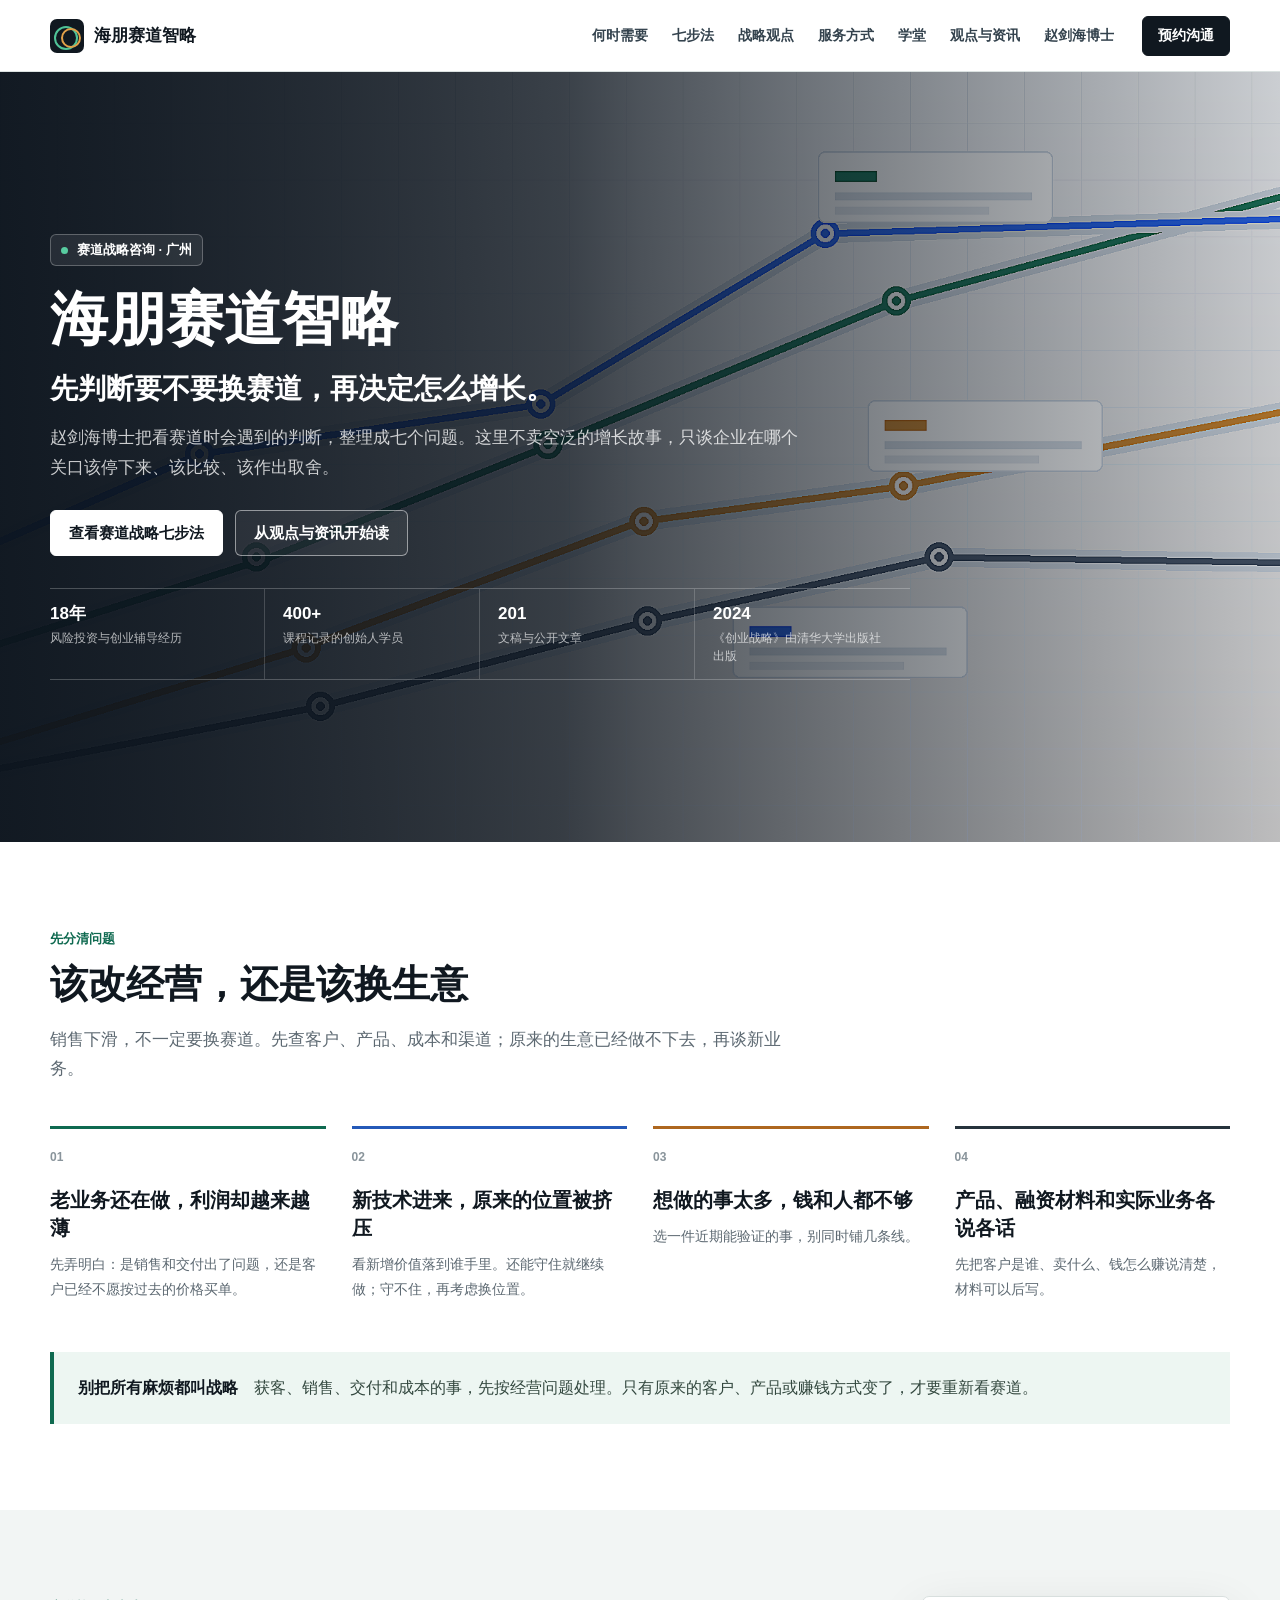
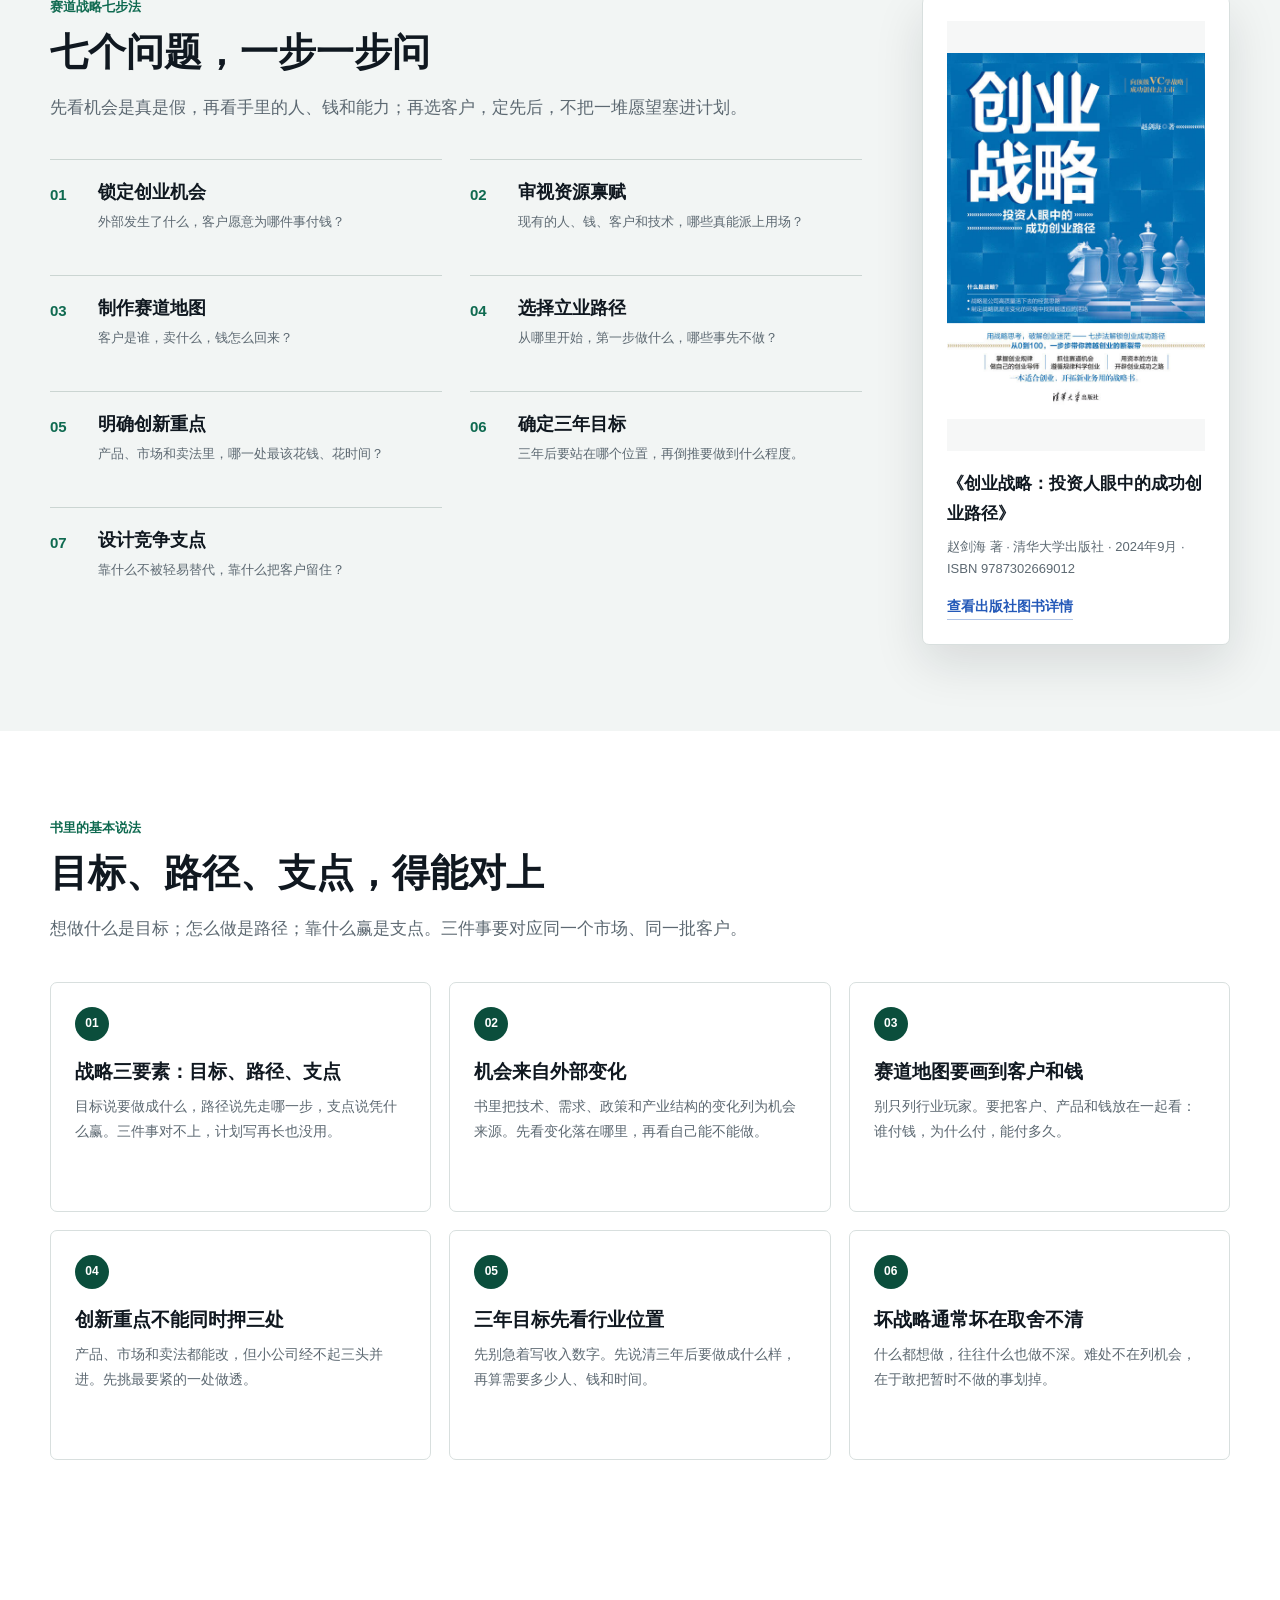
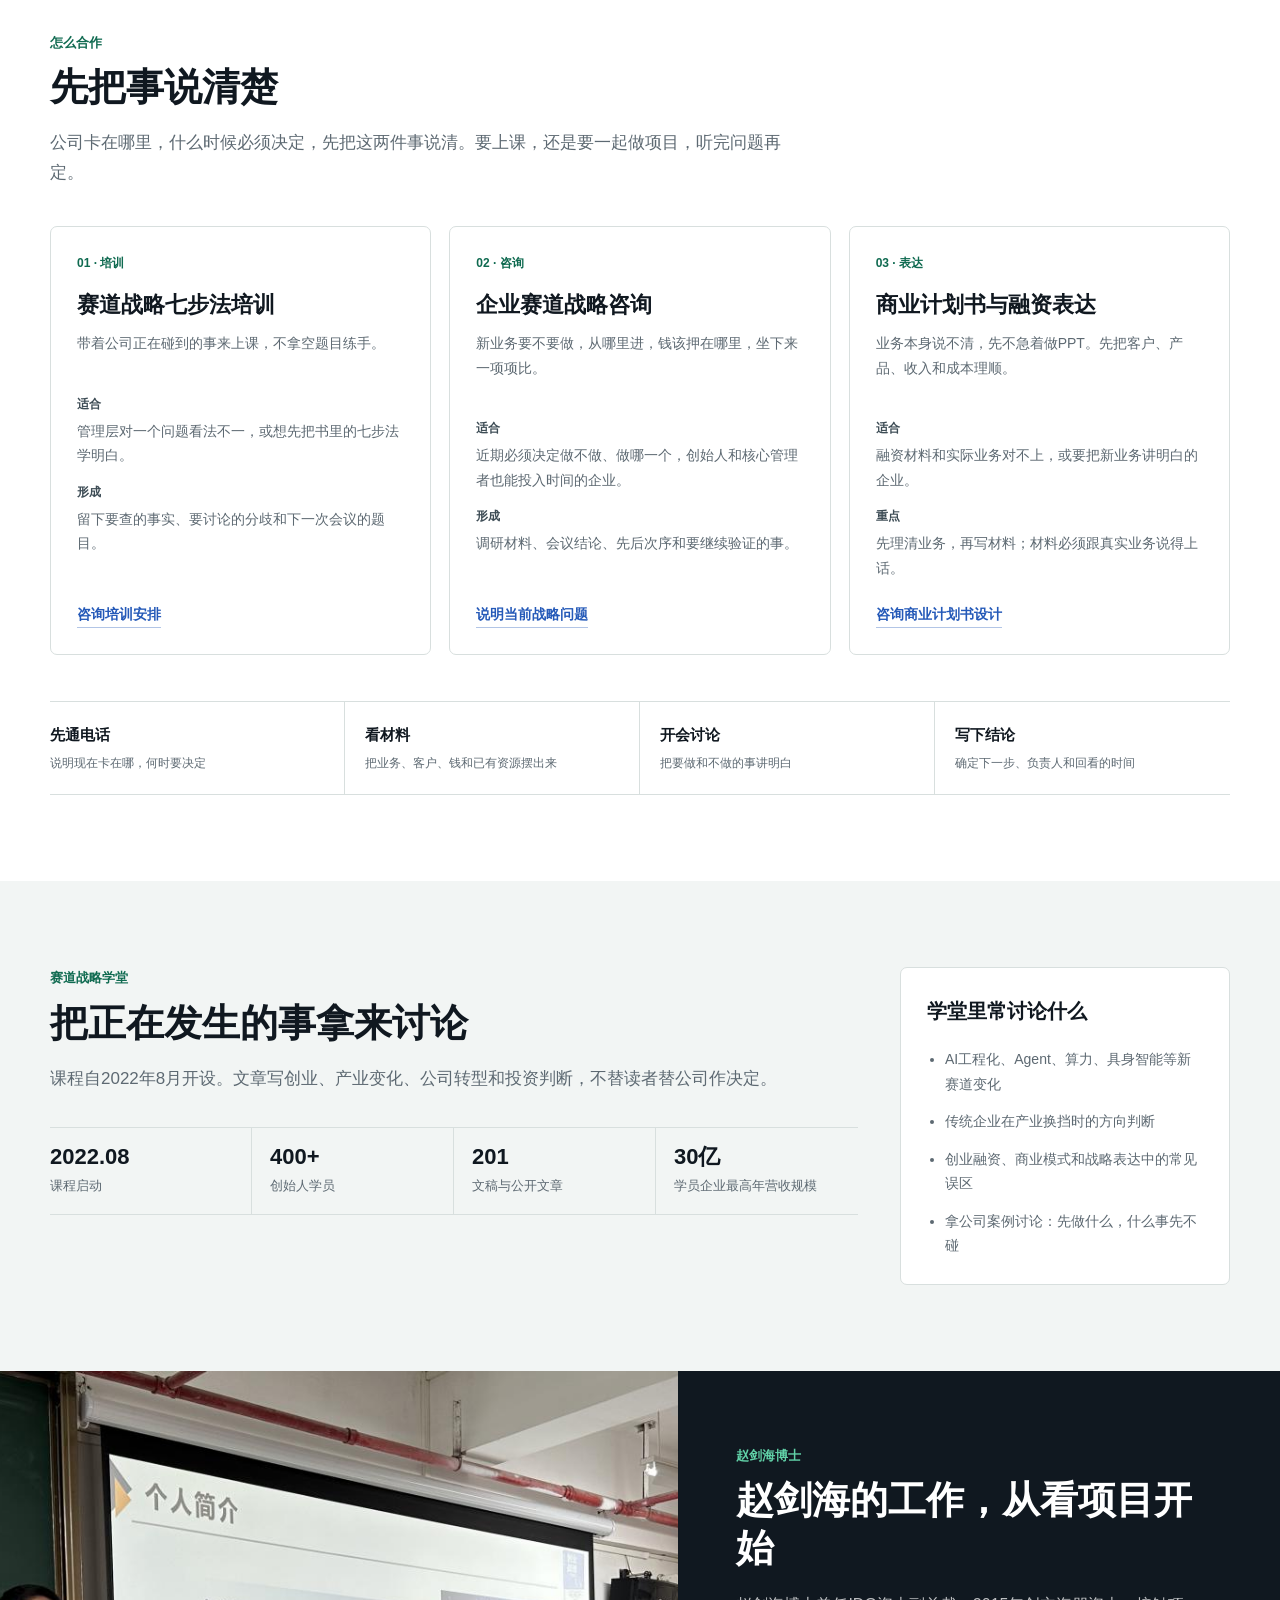
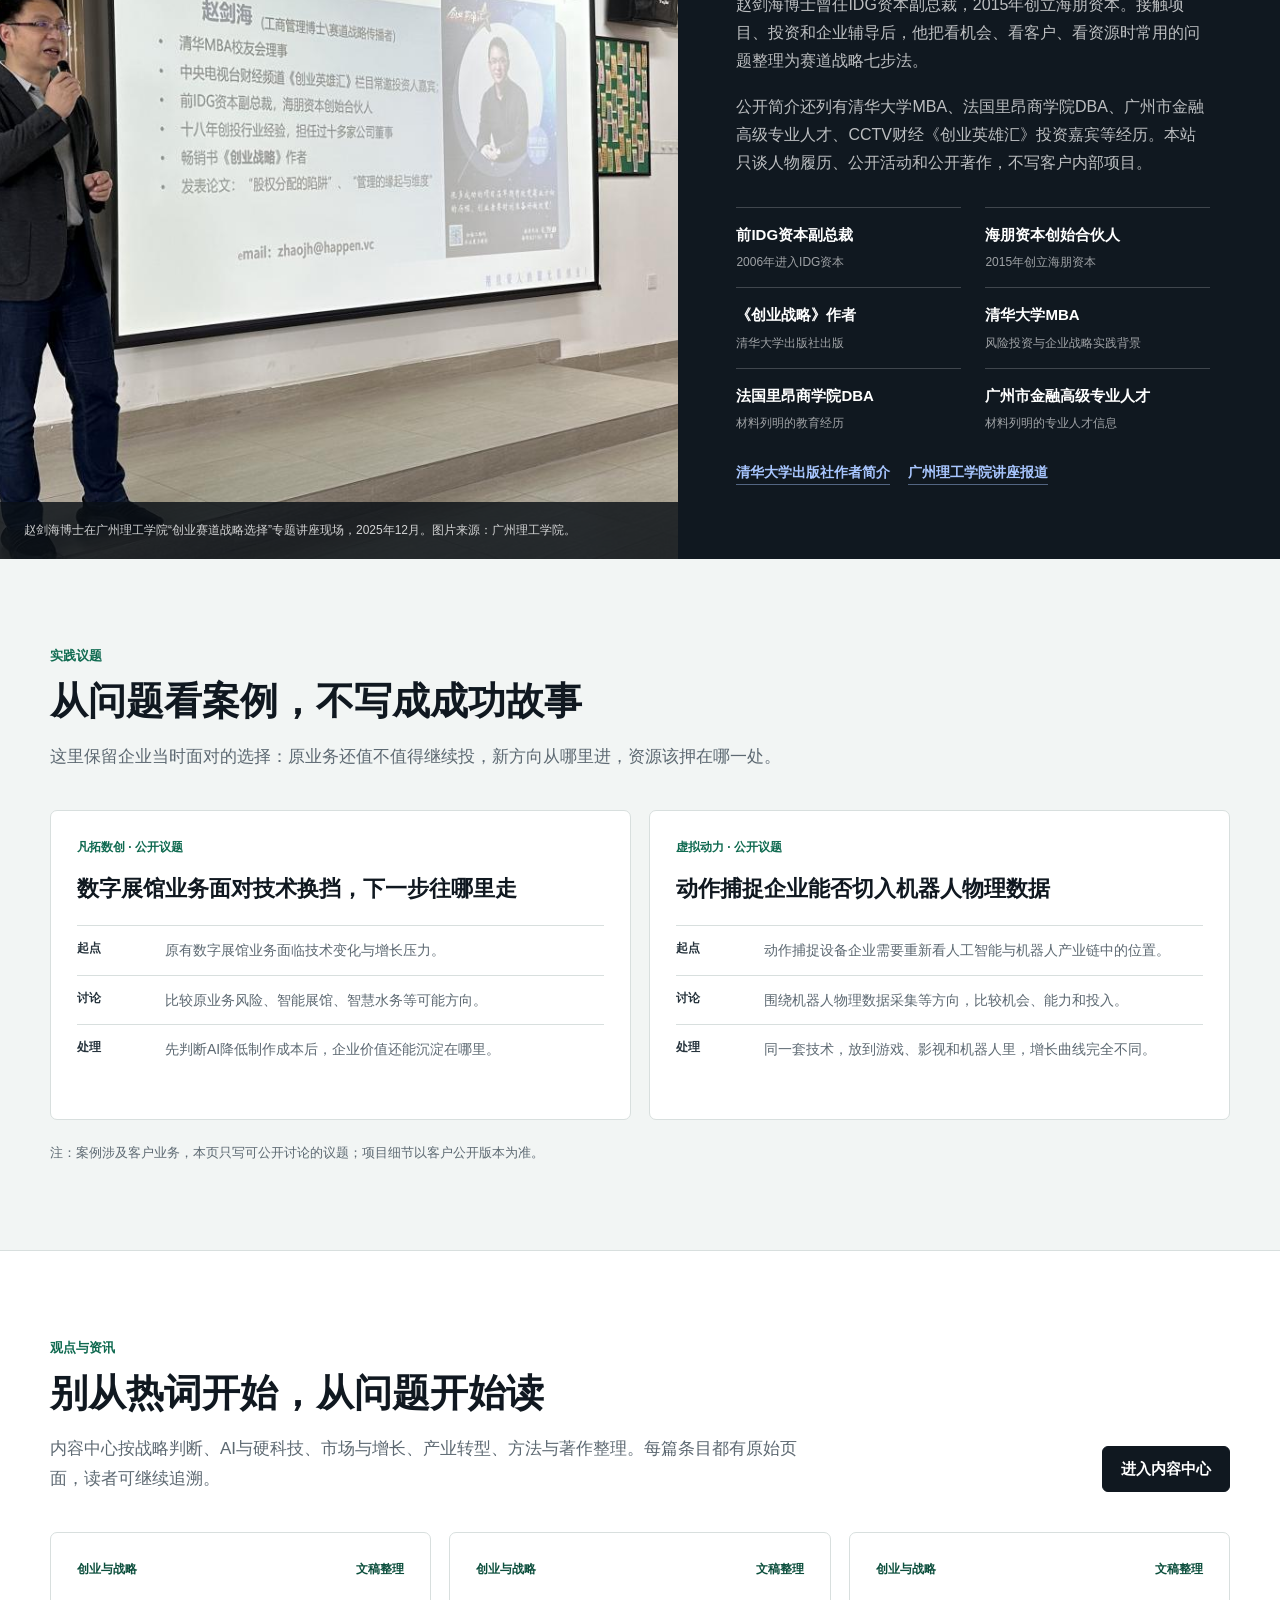
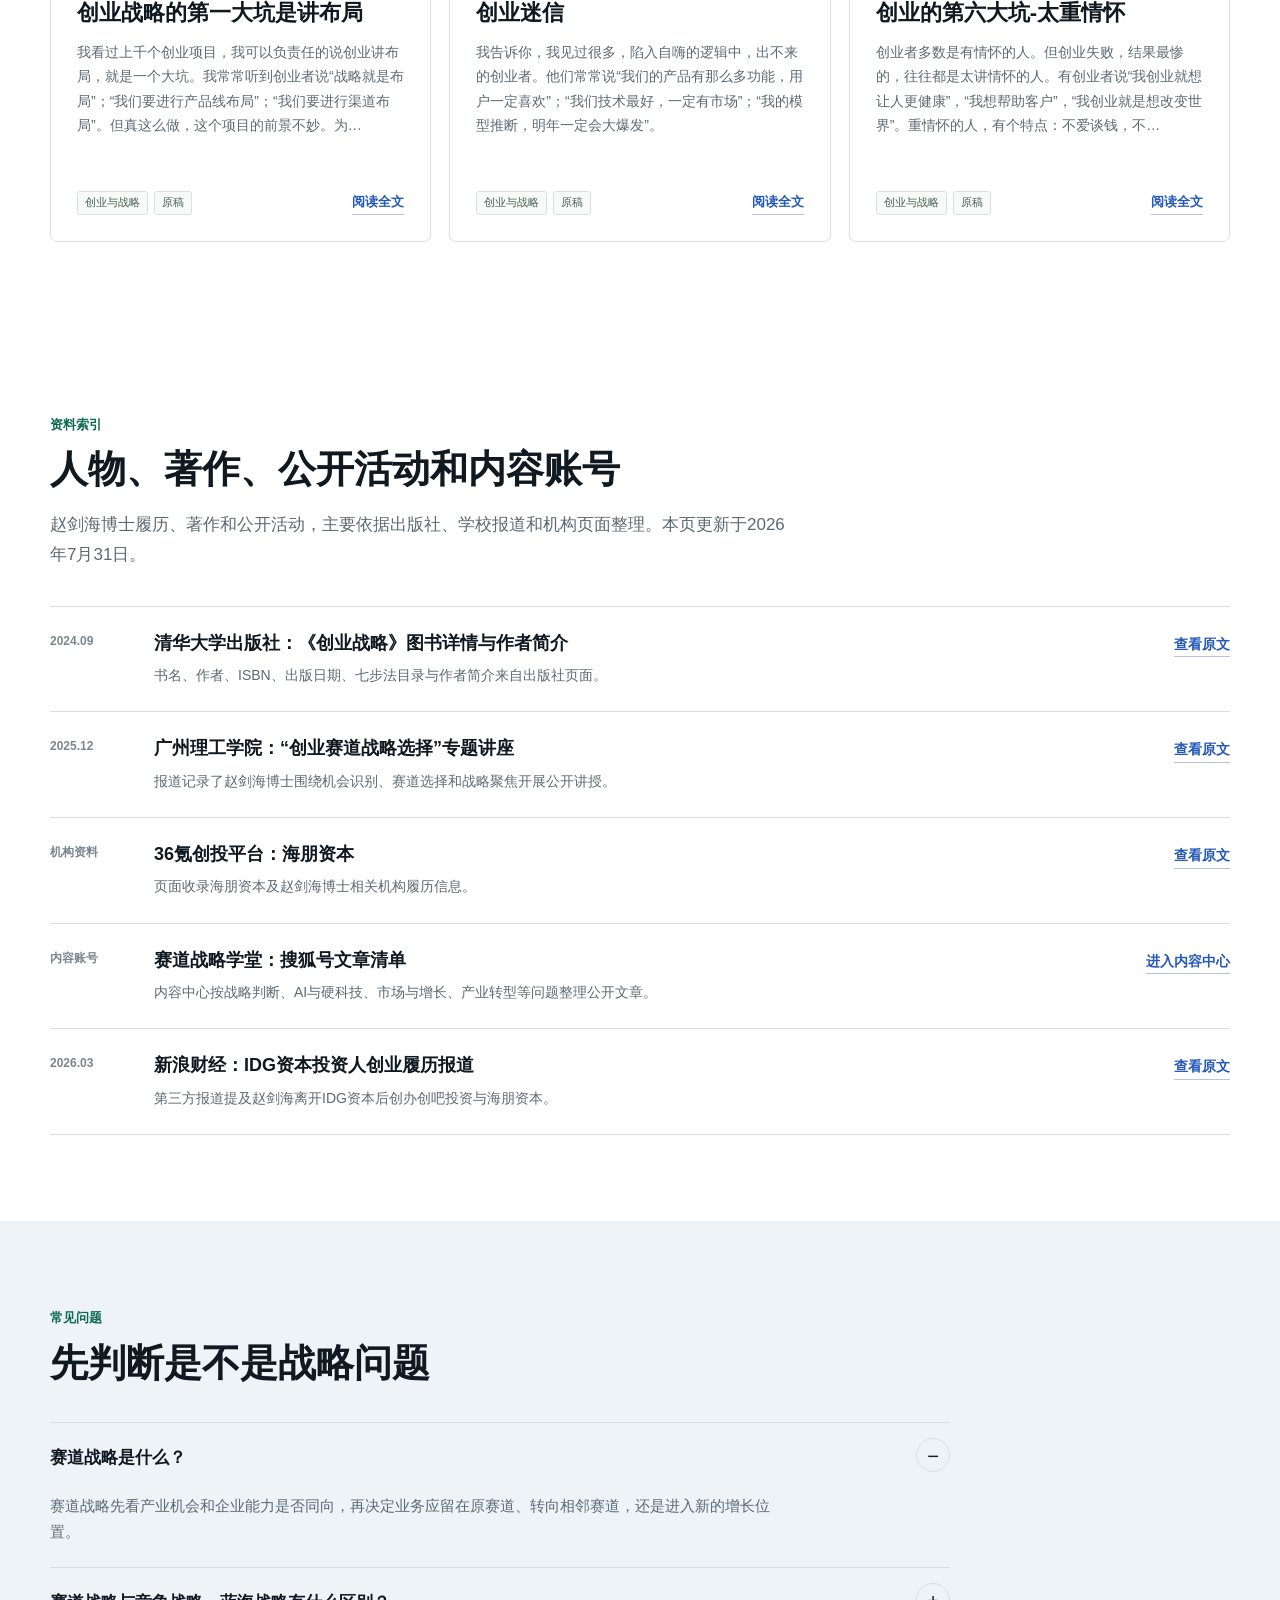
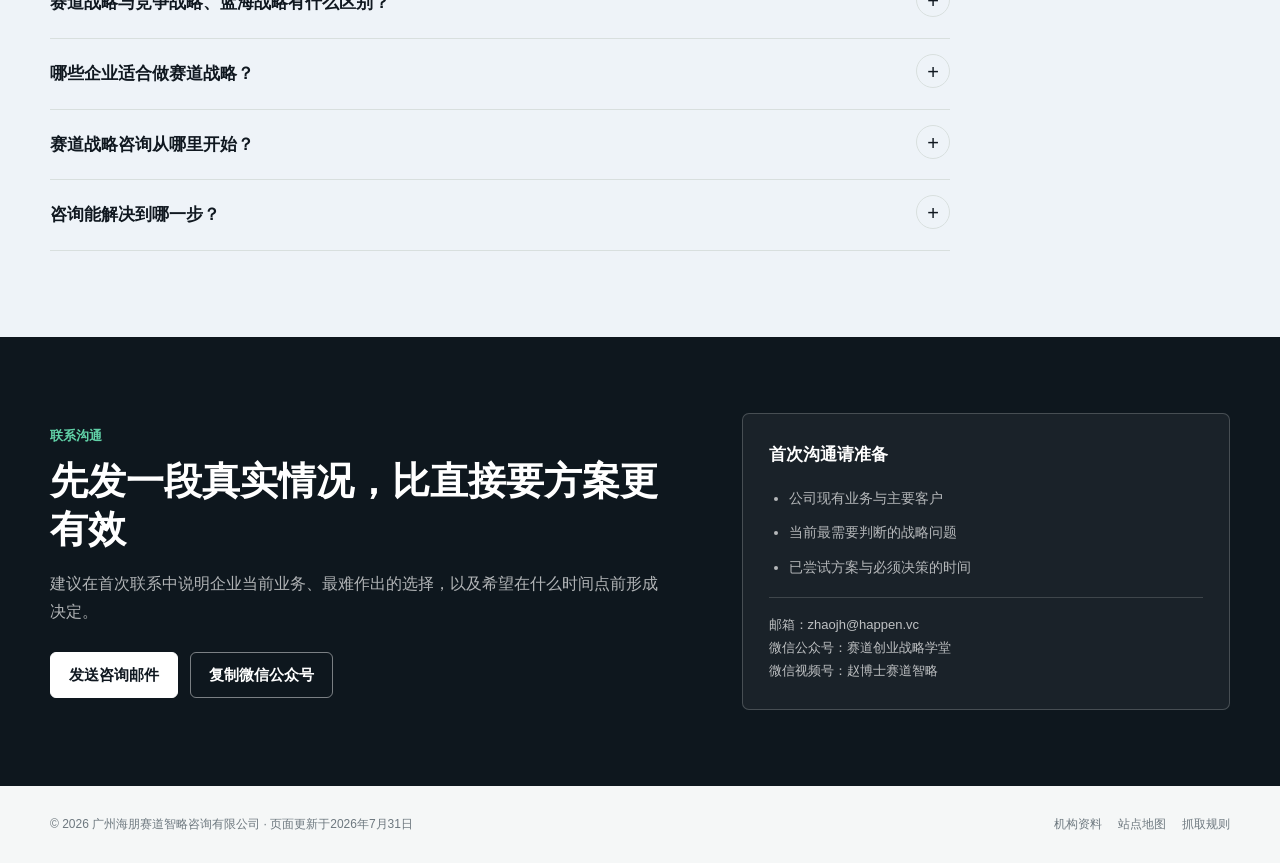
<file: index.html>
<!doctype html>
<html lang="zh-CN">
<head>
  <meta charset="utf-8">
  <meta name="viewport" content="width=device-width, initial-scale=1">
  <title>海朋赛道智略｜赵剑海博士的赛道战略七步法</title>
  <meta name="description" content="海朋赛道智略由赵剑海博士创立，围绕赛道战略七步法、《创业战略》、赛道战略学堂和企业实践议题，提供战略培训、企业咨询、观点文章与商业计划书设计服务。">
  <meta name="keywords" content="海朋赛道智略,赵剑海,赵博士,赛道战略,赛道战略七步法,创业战略,赛道战略学堂,企业战略咨询,第二曲线,新业务战略,观点文章,商业计划书设计">
  <meta name="robots" content="index,follow,max-snippet:-1,max-image-preview:large,max-video-preview:-1">
  <meta name="baiduspider" content="index,follow">
  <meta name="googlebot" content="index,follow">
  <meta name="theme-color" content="#101820">
  <link rel="canonical" href="https://zhyj20.github.io/haipeng/">
  <link rel="preload" as="image" href="assets/hero-track-map.png" fetchpriority="high">
  <link rel="stylesheet" href="styles.css">
  <meta property="og:type" content="website">
  <meta property="og:url" content="https://zhyj20.github.io/haipeng/">
  <meta property="og:title" content="海朋赛道智略｜先判断赛道，再设计增长">
  <meta property="og:description" content="赵剑海博士提出赛道战略七步法。先看原来的生意还成不成立，再决定是否进入新业务。">
  <meta property="og:image" content="https://zhyj20.github.io/haipeng/assets/hero-track-map.png">
  <meta property="og:image:alt" content="海朋赛道智略赛道地图视觉">
  <meta property="og:locale" content="zh_CN">
  <meta name="twitter:card" content="summary_large_image">
  <script type="application/ld+json">
  {
    "@context": "https://schema.org",
    "@graph": [
      {
        "@type": "Organization",
        "@id": "https://zhyj20.github.io/haipeng/#organization",
        "name": "广州海朋赛道智略咨询有限公司",
        "alternateName": ["海朋赛道智略", "赛道创业战略学堂"],
        "url": "https://zhyj20.github.io/haipeng/",
        "email": "zhaojh@happen.vc",
        "founder": { "@id": "https://zhyj20.github.io/haipeng/#zhao-jianhai" },
        "areaServed": "CN",
        "knowsAbout": ["赛道战略", "创业战略", "赛道战略七步法", "企业第二曲线", "新业务战略", "人工智能产业变局", "赛道地图", "商业计划书设计"],
        "contactPoint": {
          "@type": "ContactPoint",
          "contactType": "business inquiries",
          "email": "zhaojh@happen.vc",
          "availableLanguage": "zh-CN"
        },
        "hasOfferCatalog": {
          "@type": "OfferCatalog",
          "name": "赛道战略服务",
          "itemListElement": [
            { "@type": "Offer", "itemOffered": { "@type": "Service", "name": "赛道战略七步法培训" } },
            { "@type": "Offer", "itemOffered": { "@type": "Service", "name": "企业赛道战略咨询" } },
            { "@type": "Offer", "itemOffered": { "@type": "Service", "name": "基于赛道战略的商业计划书设计" } }
          ]
        }
      },
      {
        "@type": "Person",
        "@id": "https://zhyj20.github.io/haipeng/#zhao-jianhai",
        "name": "赵剑海",
        "alternateName": "赵博士",
        "jobTitle": "赛道战略顾问",
        "affiliation": { "@id": "https://zhyj20.github.io/haipeng/#organization" },
        "description": "赵剑海博士，前IDG资本副总裁、海朋资本创始合伙人，《创业战略：投资人眼中的成功创业路径》作者。",
        "sameAs": [
          "https://www.tup.tsinghua.edu.cn/booksCenter/book_10512601.html",
          "https://pitchhub.36kr.com/organization/1678215762588680",
          "https://www.gzist.edu.cn/info/1172/21910.htm"
        ]
      },
      {
        "@type": "Book",
        "@id": "https://zhyj20.github.io/haipeng/#book",
        "name": "创业战略：投资人眼中的成功创业路径",
        "isbn": "9787302669012",
        "datePublished": "2024-09-01",
        "author": { "@id": "https://zhyj20.github.io/haipeng/#zhao-jianhai" },
        "publisher": { "@type": "Organization", "name": "清华大学出版社" },
        "url": "https://www.tup.tsinghua.edu.cn/booksCenter/book_10512601.html"
      },
      {
        "@type": "WebSite",
        "@id": "https://zhyj20.github.io/haipeng/#website",
        "url": "https://zhyj20.github.io/haipeng/",
        "name": "海朋赛道智略官网",
        "inLanguage": "zh-CN",
        "publisher": { "@id": "https://zhyj20.github.io/haipeng/#organization" }
      },
      {
        "@type": "WebPage",
        "@id": "https://zhyj20.github.io/haipeng/#webpage",
        "url": "https://zhyj20.github.io/haipeng/",
        "name": "海朋赛道智略｜赵剑海博士的赛道战略七步法",
        "isPartOf": { "@id": "https://zhyj20.github.io/haipeng/#website" },
        "about": [
          { "@id": "https://zhyj20.github.io/haipeng/#organization" },
          { "@id": "https://zhyj20.github.io/haipeng/#zhao-jianhai" },
          { "@id": "https://zhyj20.github.io/haipeng/#book" }
        ],
        "dateModified": "2026-07-31",
        "inLanguage": "zh-CN"
      },
      {
        "@type": "ItemList",
        "@id": "https://zhyj20.github.io/haipeng/#articles",
        "name": "赛道战略学堂观点文章",
        "itemListElement": [
          {
            "@type": "ListItem",
            "position": 1,
            "url": "https://www.sohu.com/a/1049612634_122188367",
            "name": "最高明的战略，是告诉你哪场仗不该打"
          },
          {
            "@type": "ListItem",
            "position": 2,
            "url": "https://www.sohu.com/a/1047546130_122188367",
            "name": "方向 ≠ 战略：90%的企业战略，只停留在第一层"
          },
          {
            "@type": "ListItem",
            "position": 3,
            "url": "https://www.sohu.com/a/1049607439_122188367",
            "name": "WAIC前夜，大厂不再晒参数，AI工程化赛道谁在抢？"
          },
          {
            "@type": "ListItem",
            "position": 4,
            "url": "https://www.sohu.com/a/1037823418_122188367",
            "name": "具身智能三重爆发赛道机会分析报告"
          }
        ]
      },
      {
        "@type": "FAQPage",
        "@id": "https://zhyj20.github.io/haipeng/#faq",
        "mainEntity": [
          {
            "@type": "Question",
            "name": "赛道战略是什么？",
            "acceptedAnswer": { "@type": "Answer", "text": "赛道战略先看产业机会和企业能力是否同向，再决定业务应留在原赛道、转向相邻赛道，还是进入新的增长位置。" }
          },
          {
            "@type": "Question",
            "name": "赛道战略与竞争战略、蓝海战略有什么区别？",
            "acceptedAnswer": { "@type": "Answer", "text": "竞争战略多从既有市场的对手和优势入手，蓝海战略强调价值创新。赛道战略把问题提前到产业选择：先看哪里值得去，再谈怎样进入。" }
          },
          {
            "@type": "Question",
            "name": "哪些企业适合做赛道战略？",
            "acceptedAnswer": { "@type": "Answer", "text": "更适合正在创业、寻找第二曲线、进入新业务或遇到行业结构变化的企业。如果只是销售转化、交付效率等经营问题，通常不必先做赛道重选。" }
          },
          {
            "@type": "Question",
            "name": "赛道战略咨询从哪里开始？",
            "acceptedAnswer": { "@type": "Answer", "text": "从一个具体选择开始：当前业务是什么，卡在什么地方，近期必须决定什么。问题讲清楚后，再安排资料、访谈和研讨。" }
          },
          {
            "@type": "Question",
            "name": "咨询能解决到哪一步？",
            "acceptedAnswer": { "@type": "Answer", "text": "咨询能做的是把方向、依据和取舍讲清楚，把下一步怎么做、先做什么、暂时不做什么说透。后续市场表现，还要看行业环境、组织能力、资源投入和执行节奏。" }
          }
        ]
      }
    ]
  }
  </script>
</head>
<body>
  <a class="skip-link" href="#main-content">跳到主要内容</a>

  <header class="site-header">
    <div class="wrap header-inner">
      <a class="brand" href="#top" aria-label="海朋赛道智略首页">
        <span class="brand-mark" aria-hidden="true"></span>
        <span>海朋赛道智略</span>
      </a>
      <button class="menu-toggle" type="button" aria-label="打开菜单" aria-controls="primary-navigation" aria-expanded="false" data-menu-toggle>☰</button>
      <nav class="site-nav" id="primary-navigation" aria-label="主导航">
        <a href="#diagnosis">何时需要</a>
        <a href="#method">七步法</a>
        <a href="#insights">战略观点</a>
        <a href="#services">服务方式</a>
        <a href="#academy">学堂</a>
        <a href="articles.html">观点与资讯</a>
        <a href="#zhao">赵剑海博士</a>
      </nav>
      <a class="header-action" href="mailto:zhaojh@happen.vc?subject=赛道战略咨询">预约沟通</a>
    </div>
  </header>

  <main id="main-content">
    <section class="hero" id="top" aria-labelledby="hero-title">
      <div class="wrap hero-inner">
        <span class="eyebrow">赛道战略咨询 · 广州</span>
        <h1 id="hero-title">海朋赛道智略</h1>
        <p class="hero-statement">先判断要不要换赛道，再决定怎么增长。</p>
        <p class="hero-copy">赵剑海博士把看赛道时会遇到的判断，整理成七个问题。这里不卖空泛的增长故事，只谈企业在哪个关口该停下来、该比较、该作出取舍。</p>
        <div class="actions">
          <a class="button button-light" href="#method">查看赛道战略七步法</a>
          <a class="button button-ghost" href="articles.html">从观点与资讯开始读</a>
        </div>
        <dl class="hero-evidence" aria-label="赵剑海博士公开履历要点">
          <div>
            <dt>18年</dt>
            <dd>风险投资与创业辅导经历</dd>
          </div>
          <div>
            <dt>400+</dt>
            <dd>课程记录的创始人学员</dd>
          </div>
          <div>
            <dt data-article-count>…</dt>
            <dd>文稿与公开文章</dd>
          </div>
          <div>
            <dt>2024</dt>
            <dd>《创业战略》由清华大学出版社出版</dd>
          </div>
        </dl>
      </div>
    </section>

    <section class="section" id="diagnosis">
      <div class="wrap">
        <div class="section-head">
          <span class="section-label">先分清问题</span>
          <h2>该改经营，还是该换生意</h2>
          <p class="section-lead">销售下滑，不一定要换赛道。先查客户、产品、成本和渠道；原来的生意已经做不下去，再谈新业务。</p>
        </div>
        <div class="diagnostic-grid">
          <article class="diagnostic-item">
            <span class="item-number">01</span>
            <h3>老业务还在做，利润却越来越薄</h3>
            <p>先弄明白：是销售和交付出了问题，还是客户已经不愿按过去的价格买单。</p>
          </article>
          <article class="diagnostic-item">
            <span class="item-number">02</span>
            <h3>新技术进来，原来的位置被挤压</h3>
            <p>看新增价值落到谁手里。还能守住就继续做；守不住，再考虑换位置。</p>
          </article>
          <article class="diagnostic-item">
            <span class="item-number">03</span>
            <h3>想做的事太多，钱和人都不够</h3>
            <p>选一件近期能验证的事，别同时铺几条线。</p>
          </article>
          <article class="diagnostic-item">
            <span class="item-number">04</span>
            <h3>产品、融资材料和实际业务各说各话</h3>
            <p>先把客户是谁、卖什么、钱怎么赚说清楚，材料可以后写。</p>
          </article>
        </div>
        <div class="judgement-note">
          <strong>别把所有麻烦都叫战略</strong>
          <p>获客、销售、交付和成本的事，先按经营问题处理。只有原来的客户、产品或赚钱方式变了，才要重新看赛道。</p>
        </div>
      </div>
    </section>

    <section class="section section-soft" id="method">
      <div class="wrap method-layout">
        <div>
          <div class="section-head">
            <span class="section-label">赛道战略七步法</span>
            <h2>七个问题，一步一步问</h2>
            <p class="section-lead">先看机会是真是假，再看手里的人、钱和能力；再选客户，定先后，不把一堆愿望塞进计划。</p>
          </div>
          <ol class="steps">
            <li>
              <h3>锁定创业机会</h3>
              <p>外部发生了什么，客户愿意为哪件事付钱？</p>
            </li>
            <li>
              <h3>审视资源禀赋</h3>
              <p>现有的人、钱、客户和技术，哪些真能派上用场？</p>
            </li>
            <li>
              <h3>制作赛道地图</h3>
              <p>客户是谁，卖什么，钱怎么回来？</p>
            </li>
            <li>
              <h3>选择立业路径</h3>
              <p>从哪里开始，第一步做什么，哪些事先不做？</p>
            </li>
            <li>
              <h3>明确创新重点</h3>
              <p>产品、市场和卖法里，哪一处最该花钱、花时间？</p>
            </li>
            <li>
              <h3>确定三年目标</h3>
              <p>三年后要站在哪个位置，再倒推要做到什么程度。</p>
            </li>
            <li>
              <h3>设计竞争支点</h3>
              <p>靠什么不被轻易替代，靠什么把客户留住？</p>
            </li>
          </ol>
        </div>
        <figure class="book-proof">
          <img src="assets/entrepreneurship-strategy-book.jpg" width="564" height="800" loading="lazy" alt="《创业战略：投资人眼中的成功创业路径》封面">
          <figcaption>
            <strong>《创业战略：投资人眼中的成功创业路径》</strong>
            <p class="book-meta">赵剑海 著 · 清华大学出版社 · 2024年9月 · ISBN 9787302669012</p>
            <a class="text-link" href="https://www.tup.tsinghua.edu.cn/booksCenter/book_10512601.html" target="_blank" rel="noopener">查看出版社图书详情</a>
          </figcaption>
        </figure>
      </div>
    </section>

    <section class="section" id="insights">
      <div class="wrap">
        <div class="section-head">
          <span class="section-label">书里的基本说法</span>
          <h2>目标、路径、支点，得能对上</h2>
          <p class="section-lead">想做什么是目标；怎么做是路径；靠什么赢是支点。三件事要对应同一个市场、同一批客户。</p>
        </div>
        <div class="insight-grid">
          <article class="insight-card">
            <span>01</span>
            <h3>战略三要素：目标、路径、支点</h3>
            <p>目标说要做成什么，路径说先走哪一步，支点说凭什么赢。三件事对不上，计划写再长也没用。</p>
          </article>
          <article class="insight-card">
            <span>02</span>
            <h3>机会来自外部变化</h3>
            <p>书里把技术、需求、政策和产业结构的变化列为机会来源。先看变化落在哪里，再看自己能不能做。</p>
          </article>
          <article class="insight-card">
            <span>03</span>
            <h3>赛道地图要画到客户和钱</h3>
            <p>别只列行业玩家。要把客户、产品和钱放在一起看：谁付钱，为什么付，能付多久。</p>
          </article>
          <article class="insight-card">
            <span>04</span>
            <h3>创新重点不能同时押三处</h3>
            <p>产品、市场和卖法都能改，但小公司经不起三头并进。先挑最要紧的一处做透。</p>
          </article>
          <article class="insight-card">
            <span>05</span>
            <h3>三年目标先看行业位置</h3>
            <p>先别急着写收入数字。先说清三年后要做成什么样，再算需要多少人、钱和时间。</p>
          </article>
          <article class="insight-card">
            <span>06</span>
            <h3>坏战略通常坏在取舍不清</h3>
            <p>什么都想做，往往什么也做不深。难处不在列机会，在于敢把暂时不做的事划掉。</p>
          </article>
        </div>
      </div>
    </section>

    <section class="section" id="services">
      <div class="wrap">
        <div class="section-head">
          <span class="section-label">怎么合作</span>
          <h2>先把事说清楚</h2>
          <p class="section-lead">公司卡在哪里，什么时候必须决定，先把这两件事说清。要上课，还是要一起做项目，听完问题再定。</p>
        </div>
        <div class="service-grid">
          <article class="service-card">
            <span class="service-index">01 · 培训</span>
            <h3>赛道战略七步法培训</h3>
            <p>带着公司正在碰到的事来上课，不拿空题目练手。</p>
            <dl>
              <dt>适合</dt>
              <dd>管理层对一个问题看法不一，或想先把书里的七步法学明白。</dd>
              <dt>形成</dt>
              <dd>留下要查的事实、要讨论的分歧和下一次会议的题目。</dd>
            </dl>
            <a class="text-link" href="mailto:zhaojh@happen.vc?subject=赛道战略培训咨询">咨询培训安排</a>
          </article>
          <article class="service-card">
            <span class="service-index">02 · 咨询</span>
            <h3>企业赛道战略咨询</h3>
            <p>新业务要不要做，从哪里进，钱该押在哪里，坐下来一项项比。</p>
            <dl>
              <dt>适合</dt>
              <dd>近期必须决定做不做、做哪一个，创始人和核心管理者也能投入时间的企业。</dd>
              <dt>形成</dt>
              <dd>调研材料、会议结论、先后次序和要继续验证的事。</dd>
            </dl>
            <a class="text-link" href="mailto:zhaojh@happen.vc?subject=企业赛道战略咨询">说明当前战略问题</a>
          </article>
          <article class="service-card">
            <span class="service-index">03 · 表达</span>
            <h3>商业计划书与融资表达</h3>
            <p>业务本身说不清，先不急着做PPT。先把客户、产品、收入和成本理顺。</p>
            <dl>
              <dt>适合</dt>
              <dd>融资材料和实际业务对不上，或要把新业务讲明白的企业。</dd>
              <dt>重点</dt>
              <dd>先理清业务，再写材料；材料必须跟真实业务说得上话。</dd>
            </dl>
            <a class="text-link" href="mailto:zhaojh@happen.vc?subject=商业计划书设计咨询">咨询商业计划书设计</a>
          </article>
        </div>
        <div class="process" aria-label="合作流程">
          <div><strong>先通电话</strong><span>说明现在卡在哪，何时要决定</span></div>
          <div><strong>看材料</strong><span>把业务、客户、钱和已有资源摆出来</span></div>
          <div><strong>开会讨论</strong><span>把要做和不做的事讲明白</span></div>
          <div><strong>写下结论</strong><span>确定下一步、负责人和回看的时间</span></div>
        </div>
      </div>
    </section>

    <section class="section section-soft" id="academy">
      <div class="wrap academy-layout">
        <div class="academy-main">
          <div class="section-head">
            <span class="section-label">赛道战略学堂</span>
            <h2>把正在发生的事拿来讨论</h2>
            <p class="section-lead">课程自2022年8月开设。文章写创业、产业变化、公司转型和投资判断，不替读者替公司作决定。</p>
          </div>
          <div class="academy-stats" aria-label="赛道战略学堂资料摘要">
            <div><strong>2022.08</strong><span>课程启动</span></div>
            <div><strong>400+</strong><span>创始人学员</span></div>
            <div><strong data-article-count>…</strong><span>文稿与公开文章</span></div>
            <div><strong>30亿</strong><span>学员企业最高年营收规模</span></div>
          </div>
        </div>
        <aside class="academy-side">
          <h3>学堂里常讨论什么</h3>
          <ul>
            <li>AI工程化、Agent、算力、具身智能等新赛道变化</li>
            <li>传统企业在产业换挡时的方向判断</li>
            <li>创业融资、商业模式和战略表达中的常见误区</li>
            <li>拿公司案例讨论：先做什么，什么事先不碰</li>
          </ul>
        </aside>
      </div>
    </section>

    <section class="profile-band" id="zhao" aria-labelledby="zhao-title">
      <figure class="profile-media">
        <img src="assets/zhao-jianhai-gzist-01.jpg" width="1118" height="839" loading="lazy" alt="赵剑海博士在广州理工学院讲授创业赛道战略选择">
        <figcaption>赵剑海博士在广州理工学院“创业赛道战略选择”专题讲座现场，2025年12月。图片来源：广州理工学院。</figcaption>
      </figure>
      <div class="profile-content">
        <span class="section-label">赵剑海博士</span>
        <h2 id="zhao-title">赵剑海的工作，从看项目开始</h2>
        <p>赵剑海博士曾任IDG资本副总裁，2015年创立海朋资本。接触项目、投资和企业辅导后，他把看机会、看客户、看资源时常用的问题整理为赛道战略七步法。</p>
        <p>公开简介还列有清华大学MBA、法国里昂商学院DBA、广州市金融高级专业人才、CCTV财经《创业英雄汇》投资嘉宾等经历。本站只谈人物履历、公开活动和公开著作，不写客户内部项目。</p>
        <dl class="profile-facts">
          <div>
            <dt>前IDG资本副总裁</dt>
            <dd>2006年进入IDG资本</dd>
          </div>
          <div>
            <dt>海朋资本创始合伙人</dt>
            <dd>2015年创立海朋资本</dd>
          </div>
          <div>
            <dt>《创业战略》作者</dt>
            <dd>清华大学出版社出版</dd>
          </div>
          <div>
            <dt>清华大学MBA</dt>
            <dd>风险投资与企业战略实践背景</dd>
          </div>
          <div>
            <dt>法国里昂商学院DBA</dt>
            <dd>材料列明的教育经历</dd>
          </div>
          <div>
            <dt>广州市金融高级专业人才</dt>
            <dd>材料列明的专业人才信息</dd>
          </div>
        </dl>
        <div class="profile-links">
          <a href="https://www.tup.tsinghua.edu.cn/booksCenter/book_10512601.html" target="_blank" rel="noopener">清华大学出版社作者简介</a>
          <a href="https://www.gzist.edu.cn/info/1172/21910.htm" target="_blank" rel="noopener">广州理工学院讲座报道</a>
        </div>
      </div>
    </section>

    <section class="section section-soft" id="cases">
      <div class="wrap">
        <div class="section-head">
          <span class="section-label">实践议题</span>
          <h2>从问题看案例，不写成成功故事</h2>
          <p class="section-lead">这里保留企业当时面对的选择：原业务还值不值得继续投，新方向从哪里进，资源该押在哪一处。</p>
        </div>
        <div class="case-grid">
          <article class="case-card">
            <span class="case-kicker">凡拓数创 · 公开议题</span>
            <h3>数字展馆业务面对技术换挡，下一步往哪里走</h3>
            <ul class="case-points">
              <li><strong>起点</strong><span>原有数字展馆业务面临技术变化与增长压力。</span></li>
              <li><strong>讨论</strong><span>比较原业务风险、智能展馆、智慧水务等可能方向。</span></li>
              <li><strong>处理</strong><span>先判断AI降低制作成本后，企业价值还能沉淀在哪里。</span></li>
            </ul>
          </article>
          <article class="case-card">
            <span class="case-kicker">虚拟动力 · 公开议题</span>
            <h3>动作捕捉企业能否切入机器人物理数据</h3>
            <ul class="case-points">
              <li><strong>起点</strong><span>动作捕捉设备企业需要重新看人工智能与机器人产业链中的位置。</span></li>
              <li><strong>讨论</strong><span>围绕机器人物理数据采集等方向，比较机会、能力和投入。</span></li>
              <li><strong>处理</strong><span>同一套技术，放到游戏、影视和机器人里，增长曲线完全不同。</span></li>
            </ul>
          </article>
        </div>
        <p class="case-boundary">注：案例涉及客户业务，本页只写可公开讨论的议题；项目细节以客户公开版本为准。</p>
      </div>
    </section>

    <section class="section content-hub" id="news">
      <div class="wrap">
        <div class="content-hub-head">
          <div class="section-head">
            <span class="section-label">观点与资讯</span>
            <h2>别从热词开始，从问题开始读</h2>
            <p class="section-lead">内容中心按战略判断、AI与硬科技、市场与增长、产业转型、方法与著作整理。每篇条目都有原始页面，读者可继续追溯。</p>
          </div>
          <a class="button button-dark" href="articles.html">进入内容中心</a>
        </div>
        <div class="article-grid article-grid-home" data-home-articles></div>
      </div>
    </section>

    <section class="section" id="evidence">
      <div class="wrap">
        <div class="section-head">
          <span class="section-label">资料索引</span>
          <h2>人物、著作、公开活动和内容账号</h2>
          <p class="section-lead">赵剑海博士履历、著作和公开活动，主要依据出版社、学校报道和机构页面整理。本页更新于2026年7月31日。</p>
        </div>
        <div class="evidence-list">
          <article class="evidence-item">
            <time datetime="2024-09-01">2024.09</time>
            <div>
              <h3>清华大学出版社：《创业战略》图书详情与作者简介</h3>
              <p>书名、作者、ISBN、出版日期、七步法目录与作者简介来自出版社页面。</p>
            </div>
            <a class="text-link" href="https://www.tup.tsinghua.edu.cn/booksCenter/book_10512601.html" target="_blank" rel="noopener">查看原文</a>
          </article>
          <article class="evidence-item">
            <time datetime="2025-12-04">2025.12</time>
            <div>
              <h3>广州理工学院：“创业赛道战略选择”专题讲座</h3>
              <p>报道记录了赵剑海博士围绕机会识别、赛道选择和战略聚焦开展公开讲授。</p>
            </div>
            <a class="text-link" href="https://www.gzist.edu.cn/info/1172/21910.htm" target="_blank" rel="noopener">查看原文</a>
          </article>
          <article class="evidence-item">
            <span>机构资料</span>
            <div>
              <h3>36氪创投平台：海朋资本</h3>
              <p>页面收录海朋资本及赵剑海博士相关机构履历信息。</p>
            </div>
            <a class="text-link" href="https://pitchhub.36kr.com/organization/1678215762588680" target="_blank" rel="noopener">查看原文</a>
          </article>
          <article class="evidence-item">
            <span>内容账号</span>
            <div>
              <h3>赛道战略学堂：搜狐号文章清单</h3>
              <p>内容中心按战略判断、AI与硬科技、市场与增长、产业转型等问题整理公开文章。</p>
            </div>
            <a class="text-link" href="articles.html">进入内容中心</a>
          </article>
          <article class="evidence-item">
            <time datetime="2026-03-25">2026.03</time>
            <div>
              <h3>新浪财经：IDG资本投资人创业履历报道</h3>
              <p>第三方报道提及赵剑海离开IDG资本后创办创吧投资与海朋资本。</p>
            </div>
            <a class="text-link" href="https://finance.sina.cn/tech/2026-03-25/detail-inhseqha3677185.d.html" target="_blank" rel="noopener">查看原文</a>
          </article>
        </div>
      </div>
    </section>

    <section class="section section-blue" id="faq">
      <div class="wrap">
        <div class="section-head">
          <span class="section-label">常见问题</span>
          <h2>先判断是不是战略问题</h2>
        </div>
        <div class="faq-list">
          <details open>
            <summary>赛道战略是什么？</summary>
            <p>赛道战略先看产业机会和企业能力是否同向，再决定业务应留在原赛道、转向相邻赛道，还是进入新的增长位置。</p>
          </details>
          <details>
            <summary>赛道战略与竞争战略、蓝海战略有什么区别？</summary>
            <p>竞争战略多从既有市场的对手和优势入手，蓝海战略强调价值创新。赛道战略把问题提前到产业选择：先看哪里值得去，再谈怎样进入。</p>
          </details>
          <details>
            <summary>哪些企业适合做赛道战略？</summary>
            <p>更适合正在创业、寻找第二曲线、进入新业务或遇到行业结构变化的企业。如果只是销售转化、交付效率等经营问题，通常不必先做赛道重选。</p>
          </details>
          <details>
            <summary>赛道战略咨询从哪里开始？</summary>
            <p>从一个具体选择开始：当前业务是什么，卡在什么地方，近期必须决定什么。问题讲清楚后，再安排资料、访谈和研讨。</p>
          </details>
          <details>
            <summary>咨询能解决到哪一步？</summary>
            <p>咨询能做的是把方向、依据和取舍讲清楚，把下一步怎么做、先做什么、暂时不做什么说透。后续市场表现，还要看行业环境、组织能力、资源投入和执行节奏。</p>
          </details>
        </div>
      </div>
    </section>

    <section class="contact" id="contact">
      <div class="wrap contact-layout">
        <div class="contact-copy">
          <span class="section-label">联系沟通</span>
          <h2>先发一段真实情况，比直接要方案更有效</h2>
          <p>建议在首次联系中说明企业当前业务、最难作出的选择，以及希望在什么时间点前形成决定。</p>
          <div class="contact-actions">
            <a class="button button-light" href="mailto:zhaojh@happen.vc?subject=赛道战略咨询">发送咨询邮件</a>
            <button class="button button-outline" type="button" data-copy="赛道创业战略学堂" data-copy-label="微信公众号名称">复制微信公众号</button>
          </div>
        </div>
        <aside class="contact-card">
          <h3>首次沟通请准备</h3>
          <ul>
            <li>公司现有业务与主要客户</li>
            <li>当前最需要判断的战略问题</li>
            <li>已尝试方案与必须决策的时间</li>
          </ul>
          <p class="contact-meta">邮箱：zhaojh@happen.vc<br>微信公众号：赛道创业战略学堂<br>微信视频号：赵博士赛道智略</p>
        </aside>
      </div>
    </section>
  </main>

  <footer class="site-footer">
    <div class="wrap footer-inner">
      <div>© 2026 广州海朋赛道智略咨询有限公司 · 页面更新于2026年7月31日</div>
      <div class="footer-links">
        <a href="llms.txt">机构资料</a>
        <a href="sitemap.xml">站点地图</a>
        <a href="robots.txt">抓取规则</a>
      </div>
    </div>
  </footer>

  <div class="toast" id="toast" role="status" aria-live="polite"></div>
  <script src="main.js?v=20260731-1"></script>
  <script src="content/articles.js?v=20260731-2"></script>
  <script src="content/source-articles.js?v=20260731-3"></script>
  <script src="cms.js?v=20260731-4"></script>
</body>
</html>
</file>
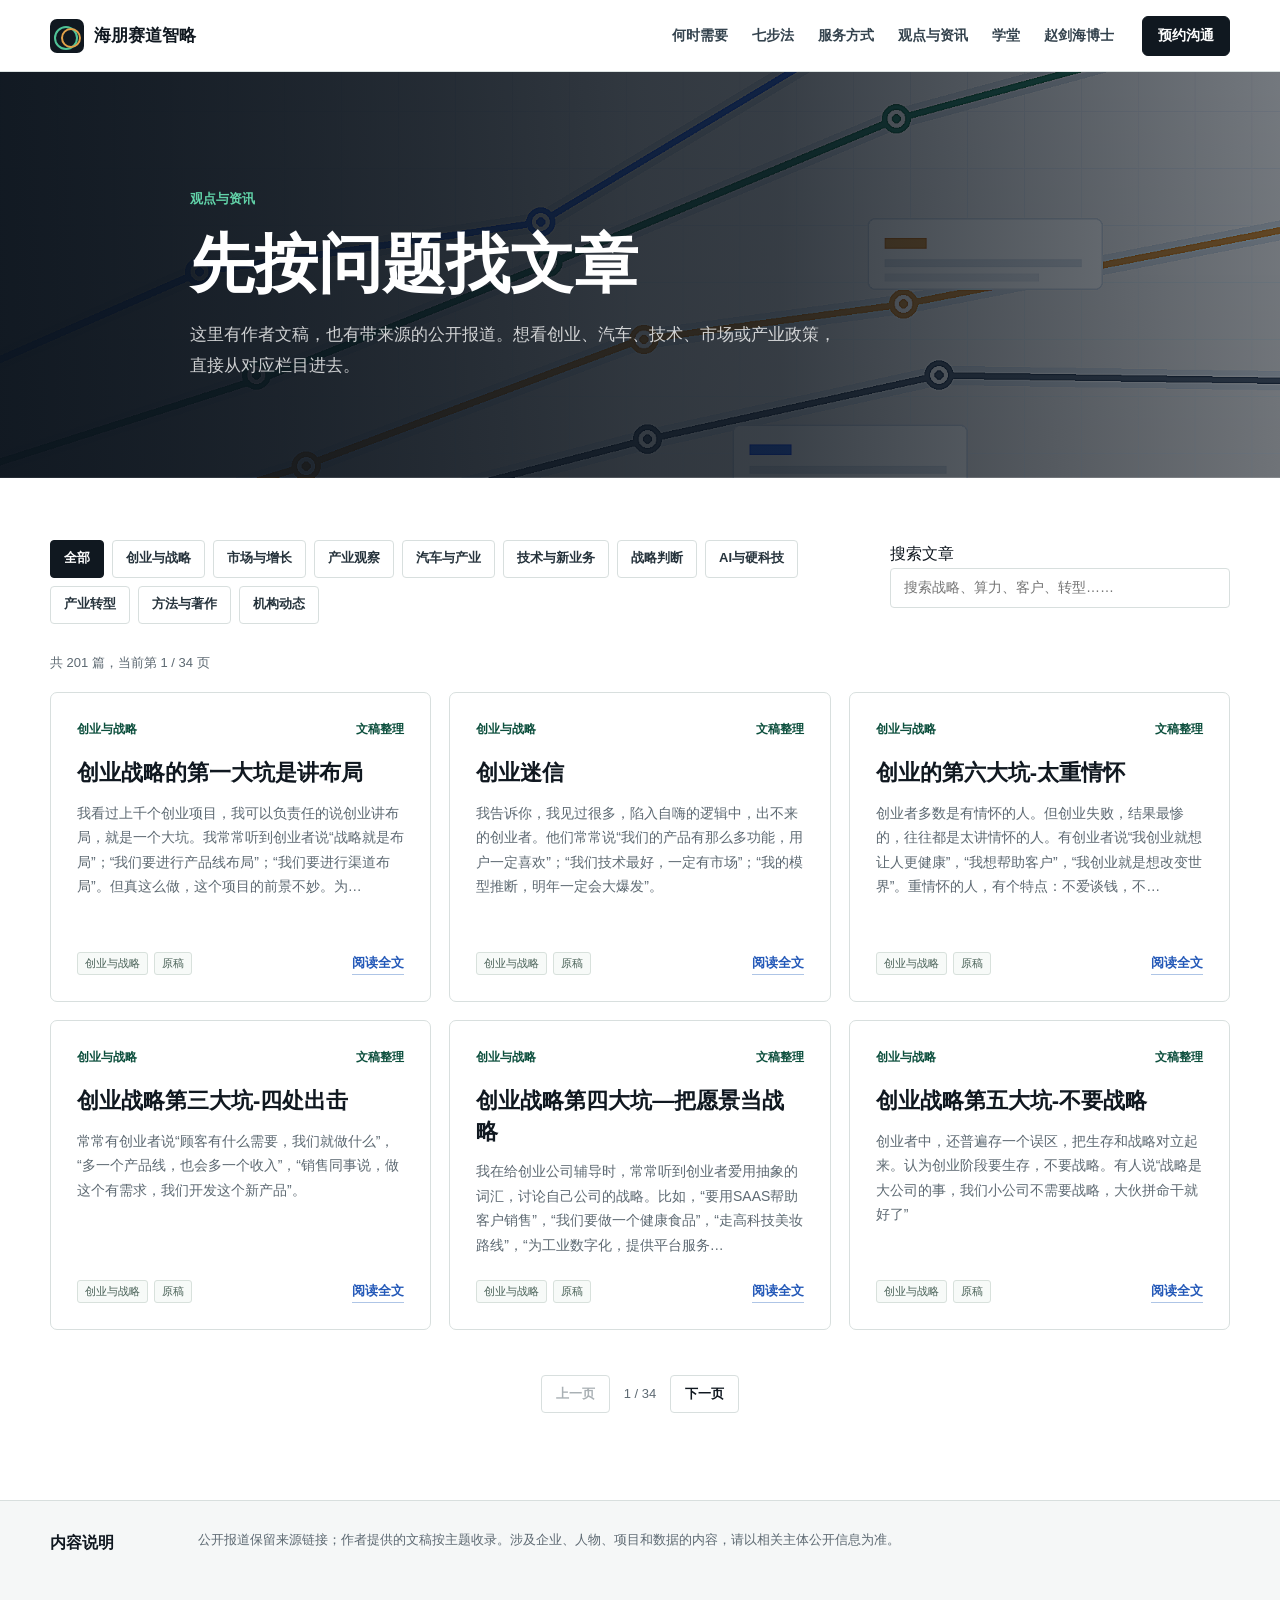
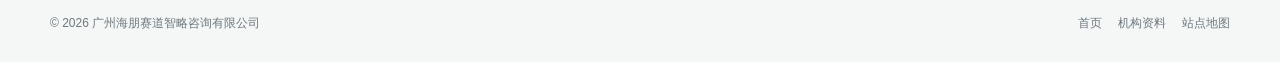
<file: articles.html>
<!doctype html>
<html lang="zh-CN">
<head>
  <meta charset="utf-8">
  <meta name="viewport" content="width=device-width, initial-scale=1">
  <title>赛道观察与观点｜海朋赛道智略</title>
  <meta name="description" content="海朋赛道智略内容中心收录作者文稿和有来源的公开报道，按创业、技术、汽车、市场和产业观察分类。">
  <meta name="robots" content="index,follow">
  <link rel="canonical" href="https://zhyj20.github.io/haipeng/articles.html">
  <link rel="stylesheet" href="styles.css">
</head>
<body class="content-page">
  <a class="skip-link" href="#main-content">跳到主要内容</a>
  <header class="site-header">
    <div class="wrap header-inner">
      <a class="brand" href="index.html" aria-label="海朋赛道智略首页"><span class="brand-mark" aria-hidden="true"></span><span>海朋赛道智略</span></a>
      <button class="menu-toggle" type="button" aria-label="打开菜单" aria-controls="primary-navigation" aria-expanded="false" data-menu-toggle>☰</button>
      <nav class="site-nav" id="primary-navigation" aria-label="主导航">
        <a href="index.html#diagnosis">何时需要</a>
        <a href="index.html#method">七步法</a>
        <a href="index.html#services">服务方式</a>
        <a href="articles.html" aria-current="page">观点与资讯</a>
        <a href="index.html#academy">学堂</a>
        <a href="index.html#zhao">赵剑海博士</a>
      </nav>
      <a class="header-action" href="mailto:zhaojh@happen.vc?subject=赛道战略咨询">预约沟通</a>
    </div>
  </header>
  <main id="main-content">
    <section class="archive-hero">
      <div class="wrap">
        <p class="eyebrow">观点与资讯</p>
        <h1>先按问题找文章</h1>
        <p>这里有作者文稿，也有带来源的公开报道。想看创业、汽车、技术、市场或产业政策，直接从对应栏目进去。</p>
      </div>
    </section>
    <section class="archive-shell">
      <div class="wrap">
        <div class="archive-toolbar">
          <div class="category-filter" aria-label="文章分类" data-category-filter></div>
          <label class="article-search"><span class="visually-hidden">搜索文章</span><input type="search" data-article-search placeholder="搜索战略、算力、客户、转型……"></label>
        </div>
        <div class="archive-status" data-archive-status aria-live="polite"></div>
        <div class="article-grid" data-article-archive></div>
        <nav class="pagination" data-pagination aria-label="文章分页"></nav>
      </div>
    </section>
    <section class="content-note">
      <div class="wrap"><strong>内容说明</strong><p>公开报道保留来源链接；作者提供的文稿按主题收录。涉及企业、人物、项目和数据的内容，请以相关主体公开信息为准。</p></div>
    </section>
  </main>
  <footer class="site-footer"><div class="wrap footer-inner"><div>© 2026 广州海朋赛道智略咨询有限公司</div><div class="footer-links"><a href="index.html">首页</a><a href="llms.txt">机构资料</a><a href="sitemap.xml">站点地图</a></div></div></footer>
  <script src="main.js?v=20260731-1"></script>
  <script src="content/articles.js?v=20260731-2"></script>
  <script src="content/source-articles.js?v=20260731-3"></script>
  <script src="cms.js?v=20260731-4"></script>
</body>
</html>
</file>
<file: styles.css>
:root {
  --ink: #101820;
  --ink-soft: #26333c;
  --muted: #5d6972;
  --paper: #ffffff;
  --mist: #f2f5f4;
  --mist-blue: #eef3f8;
  --line: #d8dfde;
  --green: #0f6a50;
  --green-dark: #0b4e3c;
  --blue: #2459b8;
  --amber: #ae671f;
  --white-soft: rgba(255, 255, 255, 0.78);
  --shadow: 0 18px 50px rgba(16, 24, 32, 0.12);
  --content: 1180px;
}

* {
  box-sizing: border-box;
  letter-spacing: 0;
}

html {
  scroll-behavior: smooth;
  scroll-padding-top: 76px;
}

body {
  margin: 0;
  color: var(--ink);
  background: var(--paper);
  font-family: -apple-system, BlinkMacSystemFont, "Segoe UI", "PingFang SC", "Microsoft YaHei", Arial, sans-serif;
  font-size: 16px;
  line-height: 1.75;
  overflow-x: hidden;
}

body.nav-open {
  overflow: hidden;
}

a {
  color: inherit;
  text-decoration: none;
}

button,
input,
textarea {
  font: inherit;
}

button {
  color: inherit;
}

img {
  display: block;
  max-width: 100%;
}

h1,
h2,
h3,
p,
figure,
dl,
dd {
  margin: 0;
}

ul,
ol {
  margin: 0;
  padding: 0;
}

:focus-visible {
  outline: 3px solid rgba(36, 89, 184, 0.48);
  outline-offset: 3px;
}

.skip-link {
  position: fixed;
  top: 10px;
  left: 10px;
  z-index: 1000;
  padding: 8px 12px;
  color: #fff;
  background: var(--ink);
  border-radius: 4px;
  transform: translateY(-150%);
}

.skip-link:focus {
  transform: translateY(0);
}

.wrap {
  width: min(var(--content), calc(100% - 40px));
  margin-inline: auto;
}

.site-header {
  position: sticky;
  top: 0;
  z-index: 100;
  height: 72px;
  border-bottom: 1px solid rgba(216, 223, 222, 0.9);
  background: rgba(255, 255, 255, 0.96);
  backdrop-filter: blur(14px);
}

.header-inner {
  height: 100%;
  display: flex;
  align-items: center;
  gap: 28px;
}

.brand {
  display: inline-flex;
  align-items: center;
  gap: 10px;
  flex: 0 0 auto;
  font-size: 17px;
  font-weight: 800;
  line-height: 1;
}

.brand-mark {
  position: relative;
  width: 34px;
  height: 34px;
  flex: 0 0 auto;
  overflow: hidden;
  border-radius: 7px;
  background: var(--ink);
}

.brand-mark::before,
.brand-mark::after {
  content: "";
  position: absolute;
  border-radius: 50%;
}

.brand-mark::before {
  width: 20px;
  height: 20px;
  top: 7px;
  left: 4px;
  border: 2px solid #4fc397;
}

.brand-mark::after {
  width: 16px;
  height: 16px;
  top: 9px;
  right: 3px;
  border: 2px solid #e2a049;
}

.site-nav {
  display: flex;
  align-items: center;
  justify-content: flex-end;
  gap: 24px;
  flex: 1;
}

.site-nav a {
  position: relative;
  color: #33424d;
  font-size: 14px;
  font-weight: 600;
  white-space: nowrap;
}

.site-nav a::after {
  content: "";
  position: absolute;
  left: 0;
  right: 100%;
  bottom: -8px;
  height: 2px;
  background: var(--green);
  transition: right 180ms ease;
}

.site-nav a:hover {
  color: var(--green-dark);
}

.site-nav a:hover::after {
  right: 0;
}

.header-action {
  display: inline-flex;
  align-items: center;
  justify-content: center;
  min-height: 40px;
  padding: 0 15px;
  flex: 0 0 auto;
  color: #fff;
  background: var(--ink);
  border: 1px solid var(--ink);
  border-radius: 6px;
  font-size: 14px;
  font-weight: 700;
}

.menu-toggle {
  display: none;
  width: 42px;
  height: 42px;
  margin-left: auto;
  align-items: center;
  justify-content: center;
  border: 1px solid var(--line);
  border-radius: 6px;
  background: #fff;
  cursor: pointer;
  font-size: 23px;
  line-height: 1;
}

.hero {
  position: relative;
  height: max(600px, min(770px, calc(100svh - 112px)));
  overflow: hidden;
  color: #fff;
  background-color: #1a2430;
  background-image:
    linear-gradient(90deg, rgba(12, 20, 29, 0.94) 0%, rgba(12, 20, 29, 0.79) 44%, rgba(12, 20, 29, 0.18) 100%),
    url("assets/hero-track-map.png");
  background-position: center;
  background-size: cover;
}

.hero-inner {
  height: 100%;
  display: flex;
  flex-direction: column;
  justify-content: center;
  padding-block: 52px;
}

.eyebrow,
.section-label {
  color: var(--green);
  font-size: 13px;
  font-weight: 800;
}

.hero .eyebrow {
  display: inline-flex;
  align-items: center;
  gap: 9px;
  width: fit-content;
  min-height: 32px;
  padding: 4px 10px;
  color: #fff;
  border: 1px solid rgba(255, 255, 255, 0.26);
  border-radius: 6px;
  background: rgba(255, 255, 255, 0.08);
}

.hero .eyebrow::before {
  content: "";
  width: 7px;
  height: 7px;
  border-radius: 50%;
  background: #58cca0;
}

.hero h1 {
  margin-top: 22px;
  font-size: 58px;
  line-height: 1.08;
  font-weight: 850;
}

.hero-statement {
  max-width: 790px;
  margin-top: 18px;
  font-size: 28px;
  line-height: 1.42;
  font-weight: 700;
}

.hero-copy {
  max-width: 760px;
  margin-top: 14px;
  color: var(--white-soft);
  font-size: 17px;
  line-height: 1.8;
}

.actions {
  display: flex;
  flex-wrap: wrap;
  gap: 12px;
  margin-top: 26px;
}

.button {
  display: inline-flex;
  align-items: center;
  justify-content: center;
  min-height: 46px;
  padding: 0 18px;
  border: 1px solid currentColor;
  border-radius: 6px;
  background: transparent;
  cursor: pointer;
  font-size: 15px;
  font-weight: 750;
  line-height: 1.2;
}

.button-light {
  color: var(--ink);
  border-color: #fff;
  background: #fff;
}

.button-ghost {
  color: #fff;
  border-color: rgba(255, 255, 255, 0.5);
  background: rgba(255, 255, 255, 0.06);
}

.button-dark {
  color: #fff;
  border-color: var(--ink);
  background: var(--ink);
}

.button-outline {
  color: var(--ink);
  border-color: #9ba7ad;
  background: #fff;
}

.hero-evidence {
  display: grid;
  grid-template-columns: repeat(4, minmax(0, 1fr));
  width: min(860px, 100%);
  margin-top: 32px;
  border-top: 1px solid rgba(255, 255, 255, 0.23);
  border-bottom: 1px solid rgba(255, 255, 255, 0.23);
}

.hero-evidence div {
  min-height: 82px;
  padding: 14px 18px;
  border-right: 1px solid rgba(255, 255, 255, 0.18);
}

.hero-evidence div:first-child {
  padding-left: 0;
}

.hero-evidence div:last-child {
  border-right: 0;
}

.hero-evidence dt {
  color: #fff;
  font-size: 17px;
  font-weight: 800;
  line-height: 1.25;
}

.hero-evidence dd {
  margin-top: 5px;
  color: rgba(255, 255, 255, 0.68);
  font-size: 12px;
  line-height: 1.5;
}

.section {
  padding: 86px 0;
}

.section-soft {
  background: var(--mist);
}

.section-blue {
  background: var(--mist-blue);
}

.section-head {
  max-width: 780px;
}

.section-label {
  display: block;
  margin-bottom: 10px;
}

.section h2,
.profile-content h2,
.contact h2 {
  font-size: 38px;
  line-height: 1.26;
  font-weight: 820;
}

.section-lead {
  max-width: 750px;
  margin-top: 16px;
  color: var(--muted);
  font-size: 17px;
}

.diagnostic-grid {
  display: grid;
  grid-template-columns: repeat(4, minmax(0, 1fr));
  gap: 26px;
  margin-top: 42px;
}

.diagnostic-item {
  min-height: 190px;
  padding-top: 18px;
  border-top: 3px solid var(--line);
}

.diagnostic-item:nth-child(1) {
  border-color: var(--green);
}

.diagnostic-item:nth-child(2) {
  border-color: var(--blue);
}

.diagnostic-item:nth-child(3) {
  border-color: var(--amber);
}

.diagnostic-item:nth-child(4) {
  border-color: var(--ink-soft);
}

.item-number {
  display: block;
  color: #89949b;
  font-size: 12px;
  font-weight: 800;
}

.diagnostic-item h3 {
  margin-top: 18px;
  font-size: 20px;
  line-height: 1.4;
}

.diagnostic-item p {
  margin-top: 10px;
  color: var(--muted);
  font-size: 14px;
}

.judgement-note {
  display: grid;
  grid-template-columns: auto minmax(0, 1fr);
  gap: 16px;
  align-items: start;
  margin-top: 36px;
  padding: 22px 24px;
  border-left: 4px solid var(--green);
  background: #edf6f2;
}

.judgement-note strong {
  white-space: nowrap;
}

.judgement-note p {
  color: #33483f;
}

.method-layout {
  display: grid;
  grid-template-columns: minmax(0, 1.45fr) minmax(270px, 0.55fr);
  gap: 60px;
  align-items: start;
}

.steps {
  display: grid;
  grid-template-columns: repeat(2, minmax(0, 1fr));
  gap: 0 28px;
  margin-top: 36px;
  list-style: none;
  counter-reset: method-step;
}

.steps li {
  position: relative;
  min-height: 116px;
  padding: 20px 0 20px 48px;
  border-top: 1px solid #cbd5d2;
  counter-increment: method-step;
}

.steps li::before {
  content: counter(method-step, decimal-leading-zero);
  position: absolute;
  top: 22px;
  left: 0;
  color: var(--green);
  font-size: 15px;
  font-weight: 850;
}

.steps h3 {
  font-size: 18px;
  line-height: 1.35;
}

.steps p {
  margin-top: 7px;
  color: var(--muted);
  font-size: 13px;
}

.book-proof {
  position: sticky;
  top: 100px;
  padding: 24px;
  border: 1px solid var(--line);
  border-radius: 7px;
  background: #fff;
  box-shadow: var(--shadow);
}

.book-proof img {
  width: 100%;
  max-height: 430px;
  object-fit: contain;
  background: #f6f7f7;
}

.book-proof figcaption {
  margin-top: 18px;
}

.book-proof strong {
  display: block;
  font-size: 17px;
}

.book-meta {
  margin-top: 7px;
  color: var(--muted);
  font-size: 13px;
}

.text-link {
  display: inline-flex;
  align-items: center;
  gap: 6px;
  margin-top: 13px;
  color: var(--blue);
  border-bottom: 1px solid rgba(36, 89, 184, 0.35);
  font-size: 14px;
  font-weight: 750;
}

.insight-grid {
  display: grid;
  grid-template-columns: repeat(3, minmax(0, 1fr));
  gap: 18px;
  margin-top: 38px;
}

.insight-card {
  min-height: 230px;
  padding: 24px;
  border: 1px solid var(--line);
  border-radius: 7px;
  background: #fff;
}

.insight-card span {
  display: inline-flex;
  align-items: center;
  justify-content: center;
  width: 34px;
  height: 34px;
  color: #fff;
  border-radius: 50%;
  background: var(--green-dark);
  font-size: 12px;
  font-weight: 850;
}

.insight-card h3 {
  margin-top: 18px;
  font-size: 19px;
  line-height: 1.35;
}

.insight-card p {
  margin-top: 10px;
  color: var(--muted);
  font-size: 14px;
}

.academy-layout {
  display: grid;
  grid-template-columns: minmax(0, 1fr) 330px;
  gap: 42px;
  align-items: start;
}

.academy-stats {
  display: grid;
  grid-template-columns: repeat(4, minmax(0, 1fr));
  margin-top: 34px;
  border-top: 1px solid var(--line);
  border-bottom: 1px solid var(--line);
}

.academy-stats div {
  min-height: 86px;
  padding: 16px 18px;
  border-right: 1px solid var(--line);
}

.academy-stats div:first-child {
  padding-left: 0;
}

.academy-stats div:last-child {
  border-right: 0;
}

.academy-stats strong {
  display: block;
  font-size: 22px;
  line-height: 1.2;
}

.academy-stats span {
  display: block;
  margin-top: 6px;
  color: var(--muted);
  font-size: 13px;
  line-height: 1.45;
}

.quote-strip {
  display: grid;
  grid-template-columns: repeat(3, minmax(0, 1fr));
  gap: 16px;
  margin-top: 30px;
}

.quote-strip blockquote {
  margin: 0;
  padding: 22px;
  border-left: 3px solid var(--green);
  background: #fff;
}

.quote-strip p {
  color: var(--ink-soft);
  font-size: 14px;
}

.quote-strip cite {
  display: block;
  margin-top: 14px;
  color: var(--muted);
  font-size: 12px;
  font-style: normal;
  font-weight: 700;
}

.academy-side {
  padding: 26px;
  border: 1px solid var(--line);
  border-radius: 7px;
  background: #fff;
}

.academy-side h3 {
  font-size: 20px;
}

.academy-side ul {
  display: grid;
  gap: 13px;
  margin-top: 18px;
  padding-left: 18px;
  color: var(--muted);
  font-size: 14px;
}

.news-layout {
  display: grid;
  grid-template-columns: minmax(300px, 0.38fr) minmax(0, 0.62fr);
  gap: 28px;
  margin-top: 38px;
}

.news-feature {
  min-height: 360px;
  padding: 30px;
  color: #fff;
  border-radius: 7px;
  background: var(--ink);
}

.news-feature span {
  color: #58cca0;
  font-size: 13px;
  font-weight: 800;
}

.news-feature h3 {
  margin-top: 22px;
  font-size: 28px;
  line-height: 1.3;
}

.news-feature p {
  margin-top: 16px;
  color: rgba(255, 255, 255, 0.72);
}

.news-feature .text-link {
  color: #fff;
  border-color: rgba(255, 255, 255, 0.45);
}

.news-list {
  border-top: 1px solid var(--line);
}

.news-list article {
  display: grid;
  grid-template-columns: 88px minmax(0, 1fr) auto;
  gap: 20px;
  align-items: start;
  padding: 22px 0;
  border-bottom: 1px solid var(--line);
}

.news-list time {
  color: var(--green-dark);
  font-size: 13px;
  font-weight: 800;
}

.news-list h3 {
  font-size: 18px;
  line-height: 1.35;
}

.news-list p {
  margin-top: 7px;
  color: var(--muted);
  font-size: 14px;
}

.news-list a {
  color: var(--blue);
  font-size: 13px;
  font-weight: 800;
}

.service-grid,
.case-grid {
  display: grid;
  grid-template-columns: repeat(3, minmax(0, 1fr));
  gap: 18px;
  margin-top: 38px;
}

.service-card,
.case-card {
  display: flex;
  flex-direction: column;
  min-height: 400px;
  padding: 26px;
  border: 1px solid var(--line);
  border-radius: 7px;
  background: #fff;
}

.service-index,
.case-kicker {
  color: var(--green);
  font-size: 12px;
  font-weight: 850;
}

.service-card h3,
.case-card h3 {
  margin-top: 16px;
  font-size: 22px;
  line-height: 1.35;
}

.service-card > p,
.case-card > p {
  margin-top: 12px;
  color: var(--muted);
  font-size: 14px;
}

.service-card dl {
  margin-top: 24px;
}

.service-card dt {
  margin-top: 14px;
  color: #3d4c55;
  font-size: 12px;
  font-weight: 850;
}

.service-card dd {
  margin-top: 4px;
  color: var(--muted);
  font-size: 14px;
}

.service-card .text-link {
  margin-top: auto;
  padding-top: 22px;
  width: fit-content;
}

.process {
  display: grid;
  grid-template-columns: repeat(4, minmax(0, 1fr));
  margin-top: 46px;
  border-top: 1px solid var(--line);
  border-bottom: 1px solid var(--line);
}

.process div {
  padding: 20px;
  border-right: 1px solid var(--line);
}

.process div:first-child {
  padding-left: 0;
}

.process div:last-child {
  border-right: 0;
}

.process strong {
  display: block;
  font-size: 15px;
}

.process span {
  display: block;
  margin-top: 5px;
  color: var(--muted);
  font-size: 12px;
}

.profile-band {
  display: grid;
  grid-template-columns: minmax(0, 1.06fr) minmax(0, 0.94fr);
  min-height: 640px;
  color: #fff;
  background: var(--ink);
}

.profile-media {
  position: relative;
  min-height: 640px;
  overflow: hidden;
}

.profile-media img {
  width: 100%;
  height: 100%;
  object-fit: cover;
  object-position: center;
}

.profile-media figcaption {
  position: absolute;
  right: 0;
  bottom: 0;
  left: 0;
  padding: 18px 24px;
  color: rgba(255, 255, 255, 0.8);
  background: rgba(9, 15, 21, 0.82);
  font-size: 12px;
}

.profile-content {
  display: flex;
  flex-direction: column;
  justify-content: center;
  max-width: 590px;
  padding: 74px 58px;
}

.profile-content .section-label {
  color: #61d2a8;
}

.profile-content p {
  margin-top: 18px;
  color: rgba(255, 255, 255, 0.72);
}

.profile-facts {
  display: grid;
  grid-template-columns: repeat(2, minmax(0, 1fr));
  gap: 14px 24px;
  margin-top: 30px;
}

.profile-facts div {
  padding-top: 14px;
  border-top: 1px solid rgba(255, 255, 255, 0.2);
}

.profile-facts dt {
  font-size: 15px;
  font-weight: 800;
}

.profile-facts dd {
  margin-top: 4px;
  color: rgba(255, 255, 255, 0.6);
  font-size: 12px;
}

.profile-links {
  display: flex;
  flex-wrap: wrap;
  gap: 18px;
  margin-top: 26px;
}

.profile-links a {
  color: #a8c6ff;
  border-bottom: 1px solid rgba(168, 198, 255, 0.44);
  font-size: 14px;
  font-weight: 700;
}

.case-grid {
  grid-template-columns: repeat(2, minmax(0, 1fr));
}

.case-card {
  min-height: 310px;
}

.case-points {
  display: grid;
  gap: 12px;
  margin-top: 22px;
  list-style: none;
}

.case-points li {
  display: grid;
  grid-template-columns: 76px minmax(0, 1fr);
  gap: 12px;
  padding-top: 12px;
  border-top: 1px solid var(--line);
  color: var(--muted);
  font-size: 14px;
}

.case-points strong {
  color: var(--ink-soft);
  font-size: 12px;
}

.case-boundary {
  margin-top: 22px;
  color: var(--muted);
  font-size: 13px;
}

.evidence-list {
  margin-top: 36px;
  border-top: 1px solid var(--line);
}

.evidence-item {
  display: grid;
  grid-template-columns: 80px minmax(0, 1fr) 120px;
  gap: 24px;
  align-items: start;
  padding: 24px 0;
  border-bottom: 1px solid var(--line);
}

.evidence-item time,
.evidence-item > span {
  color: #7b878e;
  font-size: 12px;
  font-weight: 750;
}

.evidence-item h3 {
  font-size: 18px;
  line-height: 1.4;
}

.evidence-item p {
  margin-top: 7px;
  color: var(--muted);
  font-size: 14px;
}

.evidence-item .text-link {
  justify-self: end;
  margin-top: 1px;
}

.faq-list {
  max-width: 900px;
  margin-top: 34px;
  border-top: 1px solid var(--line);
}

.faq-list details {
  border-bottom: 1px solid var(--line);
}

.faq-list summary {
  position: relative;
  padding: 20px 46px 20px 0;
  cursor: pointer;
  list-style: none;
  font-size: 17px;
  font-weight: 780;
}

.faq-list summary::-webkit-details-marker {
  display: none;
}

.faq-list summary::after {
  content: "+";
  position: absolute;
  top: 15px;
  right: 0;
  width: 32px;
  height: 32px;
  display: grid;
  place-items: center;
  border: 1px solid var(--line);
  border-radius: 50%;
  font-size: 20px;
  font-weight: 400;
}

.faq-list details[open] summary::after {
  content: "−";
}

.faq-list details p {
  max-width: 780px;
  padding: 0 46px 22px 0;
  color: var(--muted);
  font-size: 15px;
}

.contact {
  padding: 76px 0;
  color: #fff;
  background: #0e171e;
}

.contact-layout {
  display: grid;
  grid-template-columns: minmax(0, 1.12fr) minmax(320px, 0.88fr);
  gap: 70px;
  align-items: center;
}

.contact .section-label {
  color: #61d2a8;
}

.contact-copy > p {
  max-width: 680px;
  margin-top: 16px;
  color: rgba(255, 255, 255, 0.68);
}

.contact-actions {
  display: flex;
  flex-wrap: wrap;
  gap: 12px;
  margin-top: 26px;
}

.contact-actions .button-outline {
  color: #fff;
  border-color: rgba(255, 255, 255, 0.45);
  background: transparent;
}

.contact-card {
  padding: 26px;
  border: 1px solid rgba(255, 255, 255, 0.2);
  border-radius: 7px;
  background: rgba(255, 255, 255, 0.05);
}

.contact-card h3 {
  font-size: 17px;
}

.contact-card ul {
  display: grid;
  gap: 10px;
  margin-top: 16px;
  padding-left: 20px;
  color: rgba(255, 255, 255, 0.68);
  font-size: 14px;
}

.contact-meta {
  margin-top: 18px;
  padding-top: 16px;
  border-top: 1px solid rgba(255, 255, 255, 0.16);
  color: rgba(255, 255, 255, 0.72);
  font-size: 13px;
}

.site-footer {
  padding: 28px 0;
  color: #6d787f;
  background: #f5f7f7;
  font-size: 12px;
}

.footer-inner {
  display: flex;
  align-items: center;
  justify-content: space-between;
  gap: 20px;
  flex-wrap: wrap;
}

.footer-links {
  display: flex;
  gap: 16px;
}

.footer-links a:hover {
  color: var(--green-dark);
}

.toast {
  position: fixed;
  right: 20px;
  bottom: 20px;
  z-index: 200;
  max-width: min(360px, calc(100% - 40px));
  padding: 12px 16px;
  color: #fff;
  border-radius: 6px;
  background: var(--ink);
  box-shadow: var(--shadow);
  opacity: 0;
  transform: translateY(12px);
  pointer-events: none;
  transition: opacity 180ms ease, transform 180ms ease;
}

.toast.is-visible {
  opacity: 1;
  transform: translateY(0);
}

@media (max-width: 1000px) {
  .site-nav {
    gap: 16px;
  }

  .diagnostic-grid {
    grid-template-columns: repeat(2, minmax(0, 1fr));
  }

  .insight-grid {
    grid-template-columns: repeat(2, minmax(0, 1fr));
  }

  .method-layout {
    grid-template-columns: minmax(0, 1.3fr) minmax(240px, 0.7fr);
    gap: 36px;
  }

  .academy-layout,
  .news-layout {
    grid-template-columns: 1fr;
  }

  .service-grid {
    grid-template-columns: 1fr;
  }

  .service-card {
    min-height: 0;
  }
}

@media (max-width: 840px) {
  html {
    scroll-padding-top: 64px;
  }

  .wrap {
    width: min(100% - 32px, var(--content));
  }

  .site-header {
    height: 64px;
  }

  .menu-toggle {
    display: inline-flex;
  }

  .header-action {
    display: none;
  }

  .site-nav {
    position: fixed;
    top: 64px;
    right: 0;
    left: 0;
    display: none;
    align-items: stretch;
    flex-direction: column;
    gap: 0;
    max-height: calc(100svh - 64px);
    padding: 10px 20px 22px;
    overflow-y: auto;
    border-bottom: 1px solid var(--line);
    background: #fff;
    box-shadow: 0 20px 32px rgba(16, 24, 32, 0.14);
  }

  .site-nav.is-open {
    display: flex;
  }

  .site-nav a,
  .site-nav a:nth-child(5) {
    display: block;
    padding: 13px 0;
    border-bottom: 1px solid #eef1f1;
    font-size: 15px;
  }

  .site-nav a::after {
    display: none;
  }

  .hero {
    height: max(590px, min(690px, calc(100svh - 94px)));
    background-position: 58% center;
    background-image:
      linear-gradient(90deg, rgba(12, 20, 29, 0.94) 0%, rgba(12, 20, 29, 0.82) 65%, rgba(12, 20, 29, 0.48) 100%),
      url("assets/hero-track-map.png");
  }

  .hero h1 {
    font-size: 44px;
  }

  .hero-statement {
    font-size: 23px;
  }

  .section {
    padding: 68px 0;
  }

  .section h2,
  .profile-content h2,
  .contact h2 {
    font-size: 32px;
  }

  .method-layout,
  .profile-band,
  .contact-layout {
    grid-template-columns: 1fr;
  }

  .book-proof {
    position: static;
    display: grid;
    grid-template-columns: 190px minmax(0, 1fr);
    gap: 22px;
    align-items: center;
  }

  .book-proof figcaption {
    margin-top: 0;
  }

  .process {
    grid-template-columns: repeat(2, minmax(0, 1fr));
  }

  .academy-stats {
    grid-template-columns: repeat(2, minmax(0, 1fr));
  }

  .academy-stats div:nth-child(2) {
    border-right: 0;
  }

  .academy-stats div:nth-child(-n + 2) {
    border-bottom: 1px solid var(--line);
  }

  .academy-stats div:nth-child(3) {
    padding-left: 0;
  }

  .quote-strip {
    grid-template-columns: 1fr;
  }

  .process div:nth-child(2) {
    border-right: 0;
  }

  .process div:nth-child(-n + 2) {
    border-bottom: 1px solid var(--line);
  }

  .process div:nth-child(3) {
    padding-left: 0;
  }

  .profile-media {
    min-height: 480px;
  }

  .profile-content {
    max-width: none;
    padding: 60px 32px 68px;
  }

  .evidence-item {
    grid-template-columns: 62px minmax(0, 1fr);
  }

  .evidence-item .text-link {
    grid-column: 2;
    justify-self: start;
  }

  .news-list article {
    grid-template-columns: 72px minmax(0, 1fr) auto;
    gap: 16px;
  }
}

@media (max-width: 580px) {
  .wrap {
    width: min(100% - 28px, var(--content));
  }

  .brand {
    font-size: 16px;
  }

  .hero {
    height: max(620px, calc(100svh - 82px));
    max-height: 720px;
    background-position: 62% center;
  }

  .hero-inner {
    justify-content: flex-start;
    padding-top: 52px;
    padding-bottom: 30px;
  }

  .hero h1 {
    margin-top: 18px;
    font-size: 38px;
  }

  .hero-statement {
    margin-top: 14px;
    font-size: 21px;
  }

  .hero-copy {
    font-size: 15px;
    line-height: 1.72;
  }

  .actions {
    width: 100%;
    margin-top: 20px;
  }

  .actions .button {
    width: 100%;
  }

  .hero-evidence {
    grid-template-columns: repeat(2, minmax(0, 1fr));
    margin-top: 24px;
  }

  .hero-evidence div {
    min-height: 72px;
    padding: 11px 12px;
  }

  .hero-evidence div:first-child {
    padding-left: 0;
  }

  .hero-evidence div:nth-child(2) {
    border-right: 0;
  }

  .hero-evidence div:nth-child(-n + 2) {
    border-bottom: 1px solid rgba(255, 255, 255, 0.18);
  }

  .hero-evidence div:nth-child(3) {
    padding-left: 0;
  }

  .hero-evidence dt {
    font-size: 14px;
  }

  .hero-evidence dd {
    font-size: 11px;
  }

  .section {
    padding: 58px 0;
  }

  .section h2,
  .profile-content h2,
  .contact h2 {
    font-size: 28px;
  }

  .section-lead {
    font-size: 15px;
  }

  .diagnostic-grid,
  .steps,
  .case-grid,
  .profile-facts,
  .insight-grid {
    grid-template-columns: 1fr;
  }

  .diagnostic-grid {
    gap: 14px;
  }

  .diagnostic-item {
    min-height: 0;
    padding-bottom: 18px;
  }

  .judgement-note {
    grid-template-columns: 1fr;
    gap: 6px;
    padding: 18px;
  }

  .judgement-note strong {
    white-space: normal;
  }

  .book-proof {
    grid-template-columns: 120px minmax(0, 1fr);
    padding: 16px;
  }

  .book-proof img {
    max-height: 190px;
  }

  .service-card,
  .case-card {
    min-height: 0;
    padding: 20px;
  }

  .process {
    grid-template-columns: 1fr;
  }

  .process div,
  .process div:nth-child(3) {
    padding: 16px 0;
    border-right: 0;
    border-bottom: 1px solid var(--line);
  }

  .process div:last-child {
    border-bottom: 0;
  }

  .academy-stats {
    grid-template-columns: 1fr;
  }

  .academy-stats div,
  .academy-stats div:nth-child(3) {
    padding: 16px 0;
    border-right: 0;
    border-bottom: 1px solid var(--line);
  }

  .academy-stats div:last-child {
    border-bottom: 0;
  }

  .academy-side {
    padding: 20px;
  }

  .news-feature {
    min-height: 0;
    padding: 24px;
  }

  .news-feature h3 {
    font-size: 23px;
  }

  .news-list article {
    grid-template-columns: 1fr;
    gap: 8px;
  }

  .profile-media {
    min-height: 360px;
  }

  .profile-content {
    padding: 52px 20px 60px;
  }

  .case-points li {
    grid-template-columns: 1fr;
    gap: 4px;
  }

  .evidence-item {
    grid-template-columns: 1fr;
    gap: 8px;
  }

  .evidence-item .text-link {
    grid-column: 1;
  }

  .faq-list summary {
    font-size: 15px;
  }

  .contact {
    padding: 58px 0;
  }

  .contact-layout {
    gap: 36px;
  }

  .contact-actions .button {
    width: 100%;
  }

  .footer-inner {
    align-items: flex-start;
    flex-direction: column;
  }
}

@media (prefers-reduced-motion: reduce) {
  html {
    scroll-behavior: auto;
  }

  *,
  *::before,
  *::after {
    transition-duration: 0.01ms !important;
    animation-duration: 0.01ms !important;
    animation-iteration-count: 1 !important;
  }
}

/* Content centre: the article collection uses the same visual language as the main site. */
.content-hub {
  border-top: 1px solid var(--line);
}

.content-hub-head {
  display: flex;
  align-items: end;
  justify-content: space-between;
  gap: 32px;
}

.content-hub-head .button {
  flex: 0 0 auto;
  margin-bottom: 2px;
}

.article-grid {
  display: grid;
  grid-template-columns: repeat(3, minmax(0, 1fr));
  gap: 18px;
}

.article-grid-home {
  margin-top: 38px;
}

.article-card {
  display: flex;
  flex-direction: column;
  min-height: 310px;
  padding: 26px;
  border: 1px solid var(--line);
  border-radius: 7px;
  background: #fff;
}

.article-card:hover {
  border-color: #9ab6a9;
}

.article-card-meta {
  display: flex;
  align-items: center;
  justify-content: space-between;
  gap: 12px;
  color: var(--muted);
  font-size: 12px;
  font-weight: 750;
}

.article-card-meta span {
  color: var(--green-dark);
}

.article-card h3 {
  margin-top: 18px;
  font-size: 22px;
  line-height: 1.38;
}

.article-card h3 a:hover {
  color: var(--green-dark);
}

.article-card > p {
  margin-top: 12px;
  color: var(--muted);
  font-size: 14px;
  line-height: 1.75;
}

.article-card-bottom {
  display: flex;
  align-items: end;
  justify-content: space-between;
  gap: 14px;
  margin-top: auto;
  padding-top: 22px;
}

.tag-list {
  display: flex;
  flex-wrap: wrap;
  gap: 6px;
}

.tag-list span {
  padding: 4px 7px;
  color: #496157;
  border: 1px solid #d8e1dc;
  border-radius: 3px;
  background: #f7faf8;
  font-size: 11px;
  line-height: 1.2;
}

.article-arrow,
.back-link {
  flex: 0 0 auto;
  color: var(--blue);
  border-bottom: 1px solid #aec5e6;
  font-size: 13px;
  font-weight: 800;
}

.article-arrow:hover,
.back-link:hover {
  color: var(--green-dark);
  border-color: var(--green-dark);
}

.archive-hero {
  padding: 116px 0 96px;
  color: #fff;
  background-image:
    linear-gradient(90deg, rgba(12, 20, 29, 0.94) 0%, rgba(12, 20, 29, 0.81) 61%, rgba(12, 20, 29, 0.55) 100%),
    url("assets/hero-track-map.png");
  background-position: center;
  background-size: cover;
}

.archive-hero .wrap {
  max-width: 900px;
}

.archive-hero .eyebrow {
  color: #61d2a8;
}

.archive-hero h1 {
  max-width: 720px;
  margin-top: 18px;
  font-size: 64px;
  line-height: 1.12;
}

.archive-hero p:not(.eyebrow) {
  max-width: 660px;
  margin-top: 20px;
  color: rgba(255, 255, 255, 0.78);
  font-size: 17px;
  line-height: 1.8;
}

.archive-shell {
  padding: 62px 0 84px;
}

.archive-toolbar {
  display: grid;
  grid-template-columns: minmax(0, 1fr) minmax(260px, 340px);
  gap: 22px;
  align-items: start;
}

.category-filter {
  display: flex;
  flex-wrap: wrap;
  gap: 8px;
}

.category-filter button {
  min-height: 38px;
  padding: 0 13px;
  color: var(--ink-soft);
  border: 1px solid var(--line);
  border-radius: 4px;
  background: #fff;
  cursor: pointer;
  font-size: 13px;
  font-weight: 750;
}

.category-filter button:hover,
.category-filter button.is-active {
  color: #fff;
  border-color: var(--ink);
  background: var(--ink);
}

.article-search {
  display: block;
}

.article-search input {
  width: 100%;
  min-height: 40px;
  padding: 0 13px;
  color: var(--ink);
  border: 1px solid var(--line);
  border-radius: 4px;
  background: #fff;
  font: inherit;
  font-size: 14px;
}

.article-search input:focus {
  outline: 2px solid #80b89f;
  outline-offset: 2px;
  border-color: #80b89f;
}

.archive-status {
  margin: 28px 0 18px;
  color: var(--muted);
  font-size: 13px;
}

.archive-empty {
  grid-column: 1 / -1;
  padding: 42px 0;
  border-top: 1px solid var(--line);
  border-bottom: 1px solid var(--line);
}

.archive-empty p {
  margin-top: 8px;
  color: var(--muted);
}

.pagination {
  display: flex;
  align-items: center;
  justify-content: center;
  gap: 14px;
  min-height: 44px;
  margin-top: 42px;
}

.pagination button {
  min-height: 38px;
  padding: 0 14px;
  color: var(--ink);
  border: 1px solid var(--line);
  border-radius: 4px;
  background: #fff;
  cursor: pointer;
  font: inherit;
  font-size: 13px;
  font-weight: 750;
}

.pagination button:not(:disabled):hover {
  color: #fff;
  border-color: var(--ink);
  background: var(--ink);
}

.pagination button:disabled {
  color: #a9b0b4;
  cursor: not-allowed;
}

.pagination span {
  color: var(--muted);
  font-size: 13px;
}

.content-note {
  padding: 28px 0;
  border-top: 1px solid var(--line);
  color: var(--muted);
  background: #f5f7f7;
}

.content-note .wrap {
  display: grid;
  grid-template-columns: 130px minmax(0, 1fr);
  gap: 18px;
}

.content-note strong {
  color: var(--ink);
}

.content-note p {
  font-size: 13px;
  line-height: 1.75;
}

.content-note code {
  color: var(--ink);
  font-family: Consolas, "Courier New", monospace;
}

.article-detail {
  width: min(100% - 40px, 900px);
  margin: 0 auto;
  padding: 84px 0 96px;
}

.article-detail-head {
  padding-bottom: 42px;
  border-bottom: 1px solid var(--line);
}

.article-detail-head .article-card-meta {
  justify-content: flex-start;
  gap: 18px;
  margin-top: 34px;
}

.article-detail h1 {
  max-width: 820px;
  margin-top: 18px;
  font-size: 56px;
  line-height: 1.22;
}

.article-dek {
  max-width: 720px;
  margin-top: 20px;
  color: var(--muted);
  font-size: 18px;
  line-height: 1.8;
}

.article-tags {
  margin-top: 26px;
}

.article-detail-body {
  max-width: 720px;
  padding: 42px 0 20px;
}

.article-detail-body p {
  margin-top: 20px;
  color: #26333c;
  font-size: 18px;
  line-height: 2;
}

.source-note {
  display: grid;
  grid-template-columns: 130px minmax(0, 1fr) auto;
  gap: 20px;
  align-items: center;
  margin-top: 34px;
  padding: 26px 0;
  border-top: 1px solid var(--line);
  border-bottom: 1px solid var(--line);
}

.source-note p {
  color: var(--muted);
  font-size: 14px;
  line-height: 1.7;
}

.source-note .button {
  min-height: 38px;
  padding: 0 12px;
  white-space: nowrap;
}

.source-note > span {
  grid-column: 2;
  color: #768288;
  font-size: 12px;
}

.article-not-found {
  width: min(100% - 40px, 850px);
  min-height: 58vh;
  padding: 110px 0;
  margin: 0 auto;
}

.article-not-found h1 {
  margin-top: 18px;
  font-size: 42px;
}

.article-not-found > p:not(.eyebrow) {
  margin-top: 16px;
  color: var(--muted);
}

.article-not-found .button {
  margin-top: 28px;
}

@media (max-width: 1000px) {
  .article-grid {
    grid-template-columns: repeat(2, minmax(0, 1fr));
  }
}

@media (max-width: 840px) {
  .content-hub-head,
  .archive-toolbar,
  .source-note {
    grid-template-columns: 1fr;
  }

  .content-hub-head {
    display: grid;
    align-items: start;
  }

  .content-hub-head .button {
    justify-self: start;
    margin-top: 4px;
  }

  .source-note > span {
    grid-column: 1;
  }

  .archive-hero h1 {
    font-size: 50px;
  }

  .article-detail h1 {
    font-size: 44px;
  }
}

@media (max-width: 580px) {
  .article-grid {
    grid-template-columns: 1fr;
    gap: 14px;
  }

  .article-card {
    min-height: 0;
    padding: 21px;
  }

  .article-card h3 {
    font-size: 20px;
  }

  .archive-hero {
    padding: 82px 0 70px;
    background-position: 62% center;
  }

  .archive-hero h1 {
    font-size: 38px;
  }

  .archive-hero p:not(.eyebrow) {
    font-size: 15px;
  }

  .archive-shell {
    padding: 42px 0 58px;
  }

  .category-filter button {
    min-height: 36px;
  }

  .content-note .wrap {
    grid-template-columns: 1fr;
    gap: 8px;
  }

  .article-detail {
    width: min(100% - 28px, 900px);
    padding: 58px 0 66px;
  }

  .article-detail h1 {
    font-size: 34px;
  }

  .article-dek,
  .article-detail-body p {
    font-size: 16px;
  }

  .article-detail-body {
    padding-top: 30px;
  }

  .source-note {
    gap: 14px;
  }
}
</file>
